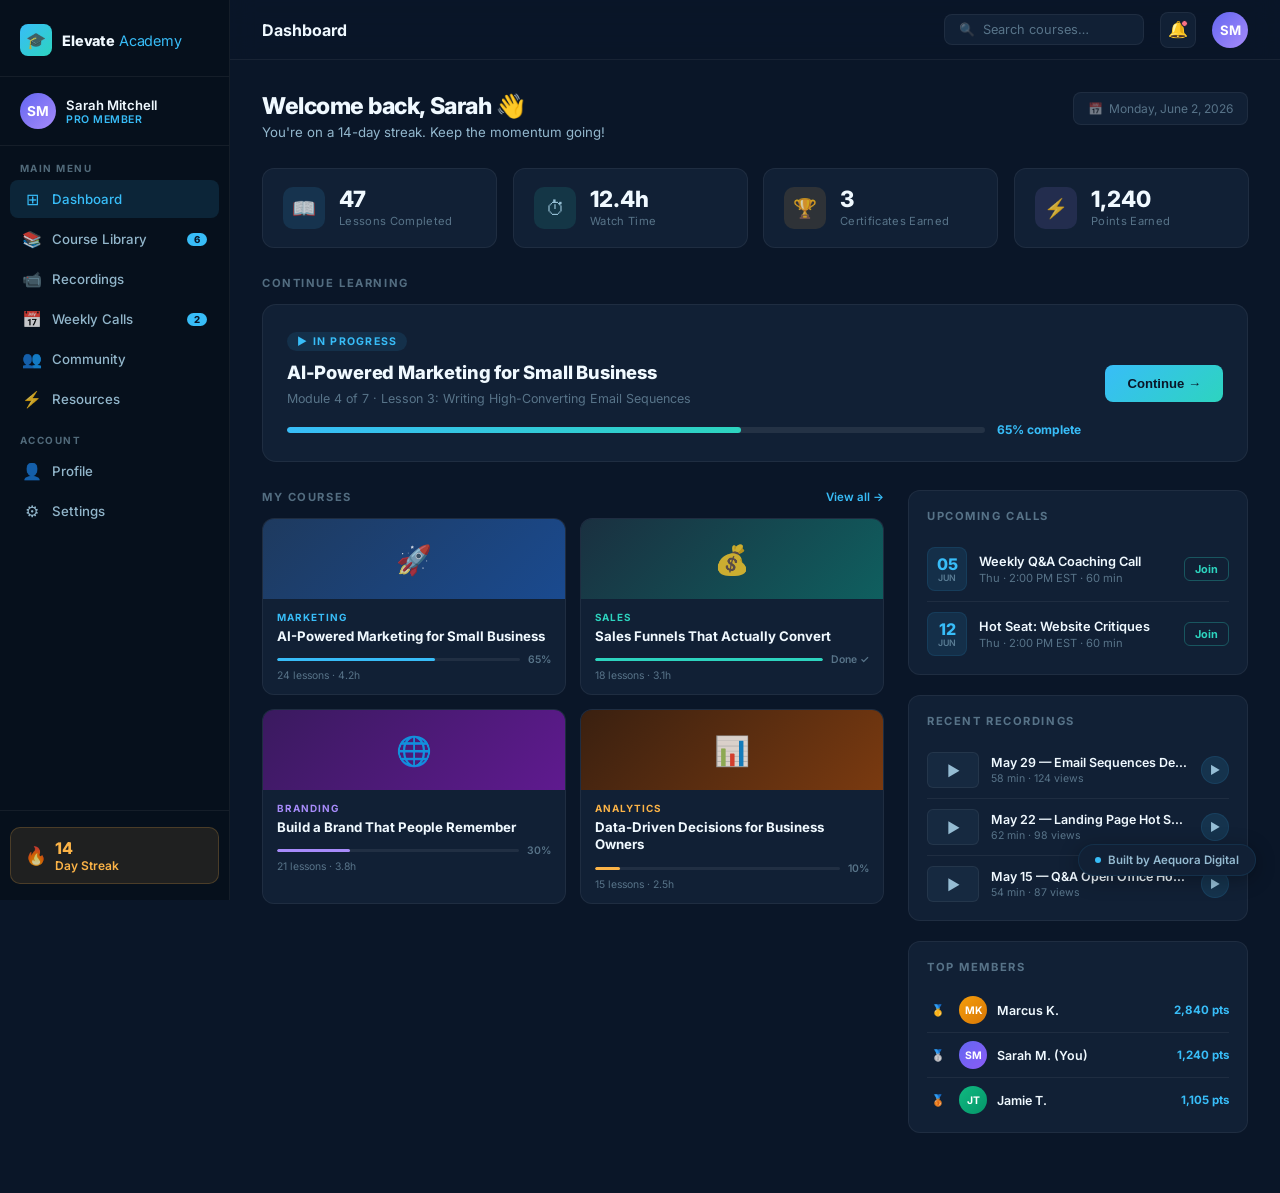
<file: demo-elevate.html>
<!DOCTYPE html>
<html lang="en">
<head>
  <meta charset="UTF-8" />
  <meta name="viewport" content="width=device-width, initial-scale=1.0" />
  <title>Elevate Academy — Member Portal</title>
  <meta name="description" content="Sample membership portal demo built by Aequora Digital to showcase custom web application development for coaching businesses and online communities." />
  <meta name="robots" content="noindex, follow" />
  <link rel="preconnect" href="https://fonts.googleapis.com" />
  <link rel="preconnect" href="https://fonts.gstatic.com" crossorigin />
  <link href="https://fonts.googleapis.com/css2?family=Inter:wght@300;400;500;600;700;800&display=swap" rel="stylesheet" />
  <style>
    :root {
      --bg:       #0A1628;
      --sidebar:  #06101C;
      --surface:  #112035;
      --surface-2:#162940;
      --accent:   #38BDF8;
      --accent-2: #2DD4BF;
      --purple:   #A78BFA;
      --amber:    #FBB347;
      --green:    #34D399;
      --rose:     #FB7185;
      --border:   rgba(56,189,248,0.1);
      --border-s: rgba(255,255,255,0.06);
      --text-h:   #F0F9FF;
      --text-b:   rgba(186,230,253,0.78);
      --text-m:   rgba(186,230,253,0.42);
      --sidebar-w: 230px;
    }
    *,*::before,*::after{box-sizing:border-box;margin:0;padding:0}
    html{height:100%}
    body{font-family:'Inter',sans-serif;background:var(--bg);color:var(--text-b);min-height:100vh;display:flex;-webkit-font-smoothing:antialiased}

    /* ── SIDEBAR ── */
    .sidebar{
      width:var(--sidebar-w);flex-shrink:0;
      background:var(--sidebar);
      border-right:1px solid var(--border-s);
      display:flex;flex-direction:column;
      position:fixed;top:0;left:0;bottom:0;
      z-index:50;overflow-y:auto;
    }
    .sb-logo{
      display:flex;align-items:center;gap:10px;
      padding:24px 20px 20px;
      border-bottom:1px solid var(--border-s);
    }
    .sb-logo-icon{
      width:32px;height:32px;border-radius:8px;
      background:linear-gradient(135deg,var(--accent),var(--accent-2));
      display:flex;align-items:center;justify-content:center;
      font-size:1rem;flex-shrink:0;
    }
    .sb-logo-text{font-size:0.9rem;font-weight:800;color:var(--text-h);letter-spacing:-0.01em}
    .sb-logo-text span{color:var(--accent);font-weight:400}

    .sb-user{
      display:flex;align-items:center;gap:10px;
      padding:16px 20px;border-bottom:1px solid var(--border-s);
    }
    .sb-avatar{
      width:36px;height:36px;border-radius:50%;
      background:linear-gradient(135deg,#6366F1,var(--purple));
      display:flex;align-items:center;justify-content:center;
      font-size:0.85rem;font-weight:700;color:#fff;flex-shrink:0;
    }
    .sb-user-info{overflow:hidden}
    .sb-user-name{font-size:0.82rem;font-weight:600;color:var(--text-h);white-space:nowrap;overflow:hidden;text-overflow:ellipsis}
    .sb-user-plan{font-size:0.66rem;color:var(--accent);letter-spacing:0.05em;text-transform:uppercase;font-weight:600}

    .sb-section-label{
      font-size:0.62rem;font-weight:700;letter-spacing:0.15em;
      text-transform:uppercase;color:var(--text-m);
      padding:16px 20px 6px;
    }
    .sb-nav{display:flex;flex-direction:column;gap:2px;padding:0 10px}
    .sb-item{
      display:flex;align-items:center;gap:10px;
      padding:9px 12px;border-radius:8px;
      font-size:0.83rem;font-weight:500;color:var(--text-b);
      text-decoration:none;cursor:pointer;
      transition:background 0.15s,color 0.15s;
    }
    .sb-item:hover{background:rgba(56,189,248,0.08);color:var(--text-h)}
    .sb-item.active{background:rgba(56,189,248,0.12);color:var(--accent)}
    .sb-item-icon{font-size:1rem;width:20px;text-align:center;flex-shrink:0}
    .sb-badge{
      margin-left:auto;background:var(--accent);color:var(--bg);
      font-size:0.6rem;font-weight:800;border-radius:100px;
      padding:1px 7px;min-width:18px;text-align:center;
    }
    .sb-bottom{margin-top:auto;padding:16px 10px;border-top:1px solid var(--border-s)}
    .sb-streak{
      display:flex;align-items:center;gap:8px;
      background:rgba(251,179,71,0.1);border:1px solid rgba(251,179,71,0.2);
      border-radius:10px;padding:10px 14px;
    }
    .sb-streak-icon{font-size:1.1rem}
    .sb-streak-text{font-size:0.75rem;color:var(--amber);font-weight:600}
    .sb-streak-days{font-size:1rem;font-weight:800;color:var(--amber)}

    /* ── MAIN ── */
    .main{margin-left:var(--sidebar-w);flex:1;display:flex;flex-direction:column;min-height:100vh}

    /* Top bar */
    .topbar{
      position:sticky;top:0;z-index:40;
      display:flex;align-items:center;gap:16px;
      padding:0 32px;height:60px;
      background:rgba(10,22,40,0.85);backdrop-filter:blur(12px);
      border-bottom:1px solid var(--border-s);
    }
    .topbar-title{font-size:1rem;font-weight:700;color:var(--text-h);flex:1}
    .topbar-search{
      display:flex;align-items:center;gap:8px;
      background:var(--surface);border:1px solid var(--border-s);
      border-radius:8px;padding:7px 14px;
      font-size:0.8rem;color:var(--text-m);
      width:200px;
    }
    .topbar-notif{
      width:36px;height:36px;border-radius:8px;
      background:var(--surface);border:1px solid var(--border-s);
      display:flex;align-items:center;justify-content:center;
      font-size:1rem;cursor:pointer;position:relative;
    }
    .notif-dot{
      position:absolute;top:7px;right:7px;
      width:7px;height:7px;border-radius:50%;
      background:var(--rose);border:1.5px solid var(--bg);
    }
    .topbar-avatar{
      width:36px;height:36px;border-radius:50%;
      background:linear-gradient(135deg,#6366F1,var(--purple));
      display:flex;align-items:center;justify-content:center;
      font-size:0.82rem;font-weight:700;color:#fff;cursor:pointer;
    }

    /* Content */
    .content{padding:32px;flex:1}

    .welcome-row{
      display:flex;align-items:flex-start;justify-content:space-between;
      margin-bottom:28px;gap:16px;
    }
    .welcome-text h1{
      font-size:1.45rem;font-weight:800;color:var(--text-h);
      letter-spacing:-0.02em;margin-bottom:4px;
    }
    .welcome-text p{font-size:0.83rem;color:var(--text-b)}
    .welcome-date{
      font-size:0.75rem;color:var(--text-m);
      background:var(--surface);border:1px solid var(--border-s);
      border-radius:8px;padding:8px 14px;white-space:nowrap;
    }

    /* Stats strip */
    .stats-row{
      display:grid;grid-template-columns:repeat(4,1fr);gap:16px;
      margin-bottom:28px;
    }
    .stat-card{
      background:var(--surface);border:1px solid var(--border-s);
      border-radius:12px;padding:18px 20px;
      display:flex;align-items:center;gap:14px;
    }
    .stat-icon{
      width:42px;height:42px;border-radius:10px;
      display:flex;align-items:center;justify-content:center;
      font-size:1.2rem;flex-shrink:0;
    }
    .stat-icon.blue{background:rgba(56,189,248,0.12)}
    .stat-icon.teal{background:rgba(45,212,191,0.12)}
    .stat-icon.amber{background:rgba(251,179,71,0.12)}
    .stat-icon.purple{background:rgba(167,139,250,0.12)}
    .stat-info{}
    .stat-val{font-size:1.4rem;font-weight:800;color:var(--text-h);line-height:1;margin-bottom:3px}
    .stat-lbl{font-size:0.7rem;color:var(--text-m);letter-spacing:0.03em}

    /* Section headers */
    .section-title{
      font-size:0.7rem;font-weight:700;letter-spacing:0.14em;
      text-transform:uppercase;color:var(--text-m);
      margin-bottom:14px;display:flex;align-items:center;gap:10px;
    }
    .section-title a{
      margin-left:auto;font-size:0.72rem;font-weight:600;
      color:var(--accent);text-decoration:none;text-transform:none;letter-spacing:0;
    }

    /* Continue learning */
    .continue-card{
      background:var(--surface);border:1px solid var(--border-s);
      border-radius:14px;padding:24px;
      display:grid;grid-template-columns:1fr auto;gap:24px;
      align-items:center;margin-bottom:28px;
      position:relative;overflow:hidden;
    }
    .continue-card::before{
      content:"";position:absolute;top:0;right:0;
      width:300px;height:100%;
      background:radial-gradient(ellipse at right center,rgba(56,189,248,0.07) 0%,transparent 60%);
      pointer-events:none;
    }
    .continue-tag{
      display:inline-flex;align-items:center;gap:6px;
      font-size:0.66rem;font-weight:700;letter-spacing:0.12em;
      text-transform:uppercase;color:var(--accent);
      background:rgba(56,189,248,0.1);border-radius:100px;
      padding:3px 10px;margin-bottom:10px;
    }
    .continue-title{
      font-size:1.15rem;font-weight:800;color:var(--text-h);
      margin-bottom:8px;letter-spacing:-0.01em;
    }
    .continue-meta{
      font-size:0.78rem;color:var(--text-m);margin-bottom:16px;
    }
    .progress-row{display:flex;align-items:center;gap:12px}
    .progress-bar{
      flex:1;height:6px;background:rgba(255,255,255,0.08);
      border-radius:3px;overflow:hidden;
    }
    .progress-fill{
      height:100%;
      background:linear-gradient(90deg,var(--accent),var(--accent-2));
      border-radius:3px;transition:width 0.6s;
    }
    .progress-pct{font-size:0.75rem;font-weight:700;color:var(--accent);white-space:nowrap}
    .continue-btn{
      display:inline-flex;align-items:center;gap:8px;
      padding:11px 22px;border-radius:8px;
      background:linear-gradient(135deg,var(--accent),var(--accent-2));
      color:var(--bg);font-size:0.82rem;font-weight:700;
      text-decoration:none;white-space:nowrap;cursor:pointer;
      border:none;
      transition:opacity 0.2s,transform 0.2s;
    }
    .continue-btn:hover{opacity:0.88;transform:translateY(-1px)}

    /* Two-col layout */
    .two-col{display:grid;grid-template-columns:1fr 340px;gap:24px;margin-bottom:28px}

    /* Courses grid */
    .courses-grid{display:grid;grid-template-columns:repeat(2,1fr);gap:14px}
    .course-card{
      background:var(--surface);border:1px solid var(--border-s);
      border-radius:12px;overflow:hidden;cursor:pointer;
      transition:border-color 0.2s,transform 0.25s;
    }
    .course-card:hover{border-color:var(--border);transform:translateY(-2px)}
    .course-thumb{
      height:80px;display:flex;align-items:center;justify-content:center;
      font-size:1.8rem;
    }
    .course-thumb.t1{background:linear-gradient(135deg,#1E3A5F,#1A4A8F)}
    .course-thumb.t2{background:linear-gradient(135deg,#1A3040,#0F5F5F)}
    .course-thumb.t3{background:linear-gradient(135deg,#3A1A5F,#5F1A8F)}
    .course-thumb.t4{background:linear-gradient(135deg,#3A2010,#7A3A10)}
    .course-body{padding:12px 14px}
    .course-label{
      font-size:0.62rem;font-weight:700;letter-spacing:0.1em;
      text-transform:uppercase;margin-bottom:5px;
    }
    .course-label.blue{color:var(--accent)}
    .course-label.teal{color:var(--accent-2)}
    .course-label.purple{color:var(--purple)}
    .course-label.amber{color:var(--amber)}
    .course-name{font-size:0.83rem;font-weight:700;color:var(--text-h);margin-bottom:8px;line-height:1.3}
    .course-progress{display:flex;align-items:center;gap:8px}
    .course-bar{flex:1;height:3px;background:rgba(255,255,255,0.07);border-radius:2px;overflow:hidden}
    .course-fill{height:100%;border-radius:2px}
    .course-fill.blue{background:var(--accent)}
    .course-fill.teal{background:var(--accent-2)}
    .course-fill.purple{background:var(--purple)}
    .course-fill.amber{background:var(--amber)}
    .course-pct{font-size:0.65rem;color:var(--text-m);font-weight:600;white-space:nowrap}
    .course-lessons{font-size:0.65rem;color:var(--text-m);margin-top:3px}

    /* Right panel */
    .right-panel{display:flex;flex-direction:column;gap:20px}
    .panel-card{
      background:var(--surface);border:1px solid var(--border-s);
      border-radius:12px;padding:18px;
    }

    /* Upcoming calls */
    .call-item{
      display:flex;align-items:center;gap:12px;
      padding:10px 0;border-bottom:1px solid var(--border-s);
    }
    .call-item:last-child{border-bottom:none;padding-bottom:0}
    .call-date{
      width:40px;height:44px;border-radius:8px;
      background:rgba(56,189,248,0.1);border:1px solid var(--border);
      display:flex;flex-direction:column;align-items:center;justify-content:center;
      flex-shrink:0;
    }
    .call-date-day{font-size:1rem;font-weight:800;color:var(--accent);line-height:1}
    .call-date-mon{font-size:0.55rem;font-weight:600;text-transform:uppercase;color:var(--text-m)}
    .call-info{flex:1;overflow:hidden}
    .call-name{font-size:0.8rem;font-weight:600;color:var(--text-h);margin-bottom:2px;
      white-space:nowrap;overflow:hidden;text-overflow:ellipsis}
    .call-time{font-size:0.7rem;color:var(--text-m)}
    .call-join{
      font-size:0.68rem;font-weight:700;color:var(--accent-2);
      border:1px solid rgba(45,212,191,0.3);border-radius:6px;
      padding:4px 10px;text-decoration:none;white-space:nowrap;
      transition:background 0.15s;
    }
    .call-join:hover{background:rgba(45,212,191,0.1)}

    /* Recordings */
    .rec-item{
      display:flex;align-items:center;gap:12px;
      padding:10px 0;border-bottom:1px solid var(--border-s);
    }
    .rec-item:last-child{border-bottom:none;padding-bottom:0}
    .rec-thumb{
      width:52px;height:36px;border-radius:6px;
      background:var(--surface-2);
      display:flex;align-items:center;justify-content:center;
      flex-shrink:0;font-size:0.9rem;
      border:1px solid var(--border-s);
    }
    .rec-info{flex:1;overflow:hidden}
    .rec-name{font-size:0.78rem;font-weight:600;color:var(--text-h);margin-bottom:2px;
      white-space:nowrap;overflow:hidden;text-overflow:ellipsis}
    .rec-meta{font-size:0.66rem;color:var(--text-m)}
    .rec-play{
      width:28px;height:28px;border-radius:50%;
      background:rgba(56,189,248,0.12);border:1px solid var(--border);
      display:flex;align-items:center;justify-content:center;
      font-size:0.7rem;cursor:pointer;flex-shrink:0;
      transition:background 0.15s;
    }
    .rec-play:hover{background:rgba(56,189,248,0.22)}

    /* Leaderboard */
    .lb-item{
      display:flex;align-items:center;gap:10px;
      padding:8px 0;border-bottom:1px solid var(--border-s);
    }
    .lb-item:last-child{border-bottom:none;padding-bottom:0}
    .lb-rank{
      width:22px;font-size:0.7rem;font-weight:700;
      color:var(--text-m);text-align:center;flex-shrink:0;
    }
    .lb-rank.gold{color:#F59E0B}
    .lb-rank.silver{color:#94A3B8}
    .lb-rank.bronze{color:#B87333}
    .lb-avatar{
      width:28px;height:28px;border-radius:50%;
      display:flex;align-items:center;justify-content:center;
      font-size:0.65rem;font-weight:700;color:#fff;flex-shrink:0;
    }
    .lb-name{flex:1;font-size:0.78rem;font-weight:600;color:var(--text-h)}
    .lb-pts{font-size:0.72rem;font-weight:700;color:var(--accent)}

    /* Back link */
    .back-link{
      position:fixed;bottom:24px;right:24px;z-index:100;
      display:flex;align-items:center;gap:7px;
      background:var(--surface);border:1px solid var(--border);
      border-radius:100px;padding:8px 16px;
      font-size:0.72rem;font-weight:600;color:var(--text-b);
      text-decoration:none;
      box-shadow:0 4px 20px rgba(0,0,0,0.3);
      transition:border-color 0.2s,color 0.2s;
    }
    .back-link:hover{border-color:var(--accent);color:var(--accent)}
    .back-link-dot{
      width:6px;height:6px;border-radius:50%;
      background:var(--accent);
    }

    @media(max-width:900px){
      .sidebar{transform:translateX(-100%);transition:transform 0.32s cubic-bezier(0.22,1,0.36,1);z-index:70}
      .sidebar.open{transform:translateX(0);box-shadow:0 0 60px rgba(0,0,0,0.5)}
      .sidebar-toggle{display:flex}
      .main{margin-left:0}
      .stats-row{grid-template-columns:repeat(2,1fr)}
      .two-col{grid-template-columns:1fr}
      .right-panel{display:none}
      .topbar-search{display:none}
    }

    /* ── FOCUS STATES ── */
    a:focus-visible, button:focus-visible, .sb-item:focus-visible, .course-card:focus-visible{
      outline:2px solid var(--accent);outline-offset:2px;border-radius:6px;
    }

    /* ── MOBILE SIDEBAR TOGGLE + BACKDROP ── */
    .sidebar-toggle{
      display:none;width:36px;height:36px;border-radius:8px;flex-shrink:0;
      background:var(--surface);border:1px solid var(--border-s);color:var(--text-h);
      align-items:center;justify-content:center;font-size:1rem;cursor:pointer;
    }
    .sidebar-backdrop{
      display:none;position:fixed;inset:0;background:rgba(6,16,28,0.6);z-index:60;
      opacity:0;transition:opacity 0.28s ease;
    }
    .sidebar-backdrop.open{display:block;opacity:1}

    /* ── SCROLL REVEAL ── */
    [data-reveal]{
      opacity:0;transform:translateY(24px);
      transition:opacity 0.6s cubic-bezier(0.22,1,0.36,1),transform 0.6s cubic-bezier(0.22,1,0.36,1);
      will-change:opacity,transform;
    }
    [data-reveal].visible{opacity:1;transform:none}
    [data-delay="1"].visible{transition-delay:0.06s}
    [data-delay="2"].visible{transition-delay:0.12s}
    [data-delay="3"].visible{transition-delay:0.18s}
    [data-delay="4"].visible{transition-delay:0.24s}

    /* ── POINTER CARD GLOW ── */
    .stat-card,.course-card,.panel-card,.continue-card{position:relative;overflow:hidden}
    .stat-card::before,.course-card::before,.panel-card::before,.continue-card::before{
      content:"";position:absolute;inset:0;z-index:0;opacity:0;pointer-events:none;
      background:radial-gradient(220px circle at var(--mx,50%) var(--my,50%),rgba(56,189,248,0.14),transparent 70%);
      transition:opacity 0.35s ease;
    }
    .stat-card:hover::before,.course-card:hover::before,.panel-card:hover::before,.continue-card:hover::before{opacity:1}
    .stat-card > *,.course-card > *,.panel-card > *{position:relative;z-index:1}
    .course-card{cursor:pointer}

    /* ── FUNCTIONAL SEARCH INPUT ── */
    .topbar-search input{
      background:none;border:none;outline:none;color:var(--text-h);
      font-family:inherit;font-size:0.8rem;width:100%;
    }
    .topbar-search input::placeholder{color:var(--text-m)}
    .course-card.filtered-out{display:none}
    .courses-empty{
      display:none;font-size:0.8rem;color:var(--text-m);
      padding:24px;text-align:center;border:1px dashed var(--border-s);border-radius:12px;
    }
    .courses-empty.show{display:block}

    /* ── NOTIFICATION PANEL ── */
    .topbar-notif-wrap{position:relative}
    .notif-panel{
      position:absolute;top:calc(100% + 12px);right:0;width:270px;
      background:var(--surface);border:1px solid var(--border-s);border-radius:12px;
      padding:14px;box-shadow:0 16px 40px rgba(0,0,0,0.45);
      opacity:0;visibility:hidden;transform:translateY(-8px);
      transition:opacity 0.22s ease,transform 0.22s ease,visibility 0.22s ease;
      z-index:80;
    }
    .notif-panel.open{opacity:1;visibility:visible;transform:none}
    .notif-panel-title{font-size:0.72rem;font-weight:700;letter-spacing:0.08em;text-transform:uppercase;color:var(--text-m);margin-bottom:10px}
    .notif-item{display:flex;gap:10px;padding:9px 0;border-bottom:1px solid var(--border-s);font-size:0.76rem;color:var(--text-b);line-height:1.5}
    .notif-item:last-child{border-bottom:none;padding-bottom:0}
    .notif-item-icon{flex-shrink:0}

    /* ── COURSE DETAIL SLIDE-OVER ── */
    .course-detail-overlay{
      position:fixed;inset:0;background:rgba(6,16,28,0.62);z-index:90;
      opacity:0;visibility:hidden;transition:opacity 0.3s ease,visibility 0.3s ease;
      display:flex;justify-content:flex-end;
    }
    .course-detail-overlay.open{opacity:1;visibility:visible}
    .course-detail-panel{
      width:100%;max-width:380px;height:100%;background:var(--surface);
      border-left:1px solid var(--border-s);padding:32px 28px;overflow-y:auto;
      position:relative;transform:translateX(100%);
      transition:transform 0.35s cubic-bezier(0.22,1,0.36,1);
    }
    .course-detail-overlay.open .course-detail-panel{transform:translateX(0)}
    .course-detail-close{
      position:absolute;top:20px;right:20px;width:32px;height:32px;border-radius:50%;
      background:var(--surface-2);color:var(--text-h);border:1px solid var(--border-s);
      display:flex;align-items:center;justify-content:center;font-size:0.85rem;
    }
    .course-detail-thumb{
      width:100%;height:130px;border-radius:12px;display:flex;align-items:center;justify-content:center;
      font-size:2.6rem;margin-bottom:22px;
    }
    .course-detail-label{font-size:0.68rem;font-weight:700;letter-spacing:0.1em;text-transform:uppercase;display:block;margin-bottom:8px}
    .course-detail-label.blue{color:var(--accent)}
    .course-detail-label.teal{color:var(--accent-2)}
    .course-detail-label.purple{color:var(--purple)}
    .course-detail-label.amber{color:var(--amber)}
    .course-detail-panel h3{font-size:1.25rem;font-weight:800;color:var(--text-h);line-height:1.35;margin-bottom:18px}
    .course-detail-progress{display:flex;align-items:center;gap:10px;margin-bottom:10px}
    .course-detail-progress .course-bar{height:5px}
    .course-detail-lessons{font-size:0.78rem;color:var(--text-m);margin-bottom:26px}
    .course-detail-panel .continue-btn{width:100%;justify-content:center}

    @media(prefers-reduced-motion:reduce){
      [data-reveal]{opacity:1!important;transform:none!important;transition:none!important}
    }
  </style>
</head>
<body>

  <!-- SIDEBAR -->
  <aside class="sidebar">
    <div class="sb-logo">
      <div class="sb-logo-icon">🎓</div>
      <div class="sb-logo-text">Elevate<span> Academy</span></div>
    </div>
    <div class="sb-user">
      <div class="sb-avatar">SM</div>
      <div class="sb-user-info">
        <div class="sb-user-name">Sarah Mitchell</div>
        <div class="sb-user-plan">Pro Member</div>
      </div>
    </div>

    <p class="sb-section-label">Main Menu</p>
    <nav class="sb-nav">
      <a class="sb-item active" href="#">
        <span class="sb-item-icon">⊞</span> Dashboard
      </a>
      <a class="sb-item" href="#">
        <span class="sb-item-icon">📚</span> Course Library
        <span class="sb-badge">6</span>
      </a>
      <a class="sb-item" href="#">
        <span class="sb-item-icon">📹</span> Recordings
      </a>
      <a class="sb-item" href="#">
        <span class="sb-item-icon">📅</span> Weekly Calls
        <span class="sb-badge">2</span>
      </a>
      <a class="sb-item" href="#">
        <span class="sb-item-icon">👥</span> Community
      </a>
      <a class="sb-item" href="#">
        <span class="sb-item-icon">⚡</span> Resources
      </a>
    </nav>

    <p class="sb-section-label">Account</p>
    <nav class="sb-nav">
      <a class="sb-item" href="#">
        <span class="sb-item-icon">👤</span> Profile
      </a>
      <a class="sb-item" href="#">
        <span class="sb-item-icon">⚙</span> Settings
      </a>
    </nav>

    <div class="sb-bottom">
      <div class="sb-streak">
        <span class="sb-streak-icon">🔥</span>
        <div>
          <div class="sb-streak-days">14</div>
          <div class="sb-streak-text">Day Streak</div>
        </div>
      </div>
    </div>
  </aside>

  <div class="sidebar-backdrop" id="sidebarBackdrop"></div>

  <!-- MAIN -->
  <main class="main">

    <div class="topbar">
      <button class="sidebar-toggle" id="sidebarToggle" aria-label="Toggle menu" aria-expanded="false">☰</button>
      <div class="topbar-title">Dashboard</div>
      <label class="topbar-search" for="courseSearch">
        🔍
        <input type="text" id="courseSearch" placeholder="Search courses…" autocomplete="off" />
      </label>
      <div class="topbar-notif-wrap">
        <button class="topbar-notif" id="notifBtn" aria-label="Notifications" aria-expanded="false">🔔<div class="notif-dot"></div></button>
        <div class="notif-panel" id="notifPanel">
          <div class="notif-panel-title">Notifications</div>
          <div class="notif-item"><span class="notif-item-icon">🎉</span><span>Certificate unlocked for <strong>Sales Funnels That Actually Convert</strong></span></div>
          <div class="notif-item"><span class="notif-item-icon">📅</span><span>Weekly Q&amp;A Coaching Call starts in 2 hours</span></div>
          <div class="notif-item"><span class="notif-item-icon">💬</span><span>Marcus K. replied to you in Community</span></div>
        </div>
      </div>
      <div class="topbar-avatar">SM</div>
    </div>

    <div class="content">

      <!-- Welcome row -->
      <div class="welcome-row">
        <div class="welcome-text">
          <h1>Welcome back, Sarah 👋</h1>
          <p>You're on a 14-day streak. Keep the momentum going!</p>
        </div>
        <div class="welcome-date">📅 &nbsp;Monday, June 2, 2026</div>
      </div>

      <!-- Stats -->
      <div class="stats-row">
        <div class="stat-card" data-reveal data-delay="1">
          <div class="stat-icon blue">📖</div>
          <div class="stat-info">
            <div class="stat-val">47</div>
            <div class="stat-lbl">Lessons Completed</div>
          </div>
        </div>
        <div class="stat-card" data-reveal data-delay="2">
          <div class="stat-icon teal">⏱</div>
          <div class="stat-info">
            <div class="stat-val">12.4h</div>
            <div class="stat-lbl">Watch Time</div>
          </div>
        </div>
        <div class="stat-card" data-reveal data-delay="3">
          <div class="stat-icon amber">🏆</div>
          <div class="stat-info">
            <div class="stat-val">3</div>
            <div class="stat-lbl">Certificates Earned</div>
          </div>
        </div>
        <div class="stat-card" data-reveal data-delay="4">
          <div class="stat-icon purple">⚡</div>
          <div class="stat-info">
            <div class="stat-val">1,240</div>
            <div class="stat-lbl">Points Earned</div>
          </div>
        </div>
      </div>

      <!-- Continue Learning -->
      <p class="section-title">Continue Learning</p>
      <div class="continue-card" data-reveal>
        <div>
          <div class="continue-tag">▶ In Progress</div>
          <div class="continue-title">AI-Powered Marketing for Small Business</div>
          <div class="continue-meta">Module 4 of 7 · Lesson 3: Writing High-Converting Email Sequences</div>
          <div class="progress-row">
            <div class="progress-bar">
              <div class="progress-fill" style="width:65%"></div>
            </div>
            <span class="progress-pct">65% complete</span>
          </div>
        </div>
        <button class="continue-btn">Continue &rarr;</button>
      </div>

      <!-- Two-col -->
      <div class="two-col">

        <!-- Courses grid -->
        <div>
          <p class="section-title">My Courses <a>View all →</a></p>
          <div class="courses-grid">
            <div class="course-card" data-reveal data-delay="1" tabindex="0" role="button"
              data-name="AI-Powered Marketing for Small Business" data-category="Marketing" data-color="blue"
              data-thumb="t1" data-icon="🚀" data-progress="65" data-lessons="24 lessons · 4.2h">
              <div class="course-thumb t1">🚀</div>
              <div class="course-body">
                <div class="course-label blue">Marketing</div>
                <div class="course-name">AI-Powered Marketing for Small Business</div>
                <div class="course-progress">
                  <div class="course-bar"><div class="course-fill blue" style="width:65%"></div></div>
                  <span class="course-pct">65%</span>
                </div>
                <div class="course-lessons">24 lessons · 4.2h</div>
              </div>
            </div>
            <div class="course-card" data-reveal data-delay="2" tabindex="0" role="button"
              data-name="Sales Funnels That Actually Convert" data-category="Sales" data-color="teal"
              data-thumb="t2" data-icon="💰" data-progress="100" data-lessons="18 lessons · 3.1h">
              <div class="course-thumb t2">💰</div>
              <div class="course-body">
                <div class="course-label teal">Sales</div>
                <div class="course-name">Sales Funnels That Actually Convert</div>
                <div class="course-progress">
                  <div class="course-bar"><div class="course-fill teal" style="width:100%"></div></div>
                  <span class="course-pct">Done ✓</span>
                </div>
                <div class="course-lessons">18 lessons · 3.1h</div>
              </div>
            </div>
            <div class="course-card" data-reveal data-delay="3" tabindex="0" role="button"
              data-name="Build a Brand That People Remember" data-category="Branding" data-color="purple"
              data-thumb="t3" data-icon="🌐" data-progress="30" data-lessons="21 lessons · 3.8h">
              <div class="course-thumb t3">🌐</div>
              <div class="course-body">
                <div class="course-label purple">Branding</div>
                <div class="course-name">Build a Brand That People Remember</div>
                <div class="course-progress">
                  <div class="course-bar"><div class="course-fill purple" style="width:30%"></div></div>
                  <span class="course-pct">30%</span>
                </div>
                <div class="course-lessons">21 lessons · 3.8h</div>
              </div>
            </div>
            <div class="course-card" data-reveal data-delay="4" tabindex="0" role="button"
              data-name="Data-Driven Decisions for Business Owners" data-category="Analytics" data-color="amber"
              data-thumb="t4" data-icon="📊" data-progress="10" data-lessons="15 lessons · 2.5h">
              <div class="course-thumb t4">📊</div>
              <div class="course-body">
                <div class="course-label amber">Analytics</div>
                <div class="course-name">Data-Driven Decisions for Business Owners</div>
                <div class="course-progress">
                  <div class="course-bar"><div class="course-fill amber" style="width:10%"></div></div>
                  <span class="course-pct">10%</span>
                </div>
                <div class="course-lessons">15 lessons · 2.5h</div>
              </div>
            </div>
          </div>
          <p class="courses-empty" id="coursesEmpty">No courses match your search.</p>
        </div>

        <!-- Right panel -->
        <div class="right-panel">

          <!-- Upcoming calls -->
          <div class="panel-card" data-reveal data-delay="1">
            <p class="section-title">Upcoming Calls</p>
            <div class="call-item">
              <div class="call-date">
                <div class="call-date-day">05</div>
                <div class="call-date-mon">Jun</div>
              </div>
              <div class="call-info">
                <div class="call-name">Weekly Q&amp;A Coaching Call</div>
                <div class="call-time">Thu · 2:00 PM EST · 60 min</div>
              </div>
              <a class="call-join">Join</a>
            </div>
            <div class="call-item">
              <div class="call-date">
                <div class="call-date-day">12</div>
                <div class="call-date-mon">Jun</div>
              </div>
              <div class="call-info">
                <div class="call-name">Hot Seat: Website Critiques</div>
                <div class="call-time">Thu · 2:00 PM EST · 60 min</div>
              </div>
              <a class="call-join">Join</a>
            </div>
          </div>

          <!-- Recent recordings -->
          <div class="panel-card" data-reveal data-delay="2">
            <p class="section-title">Recent Recordings</p>
            <div class="rec-item">
              <div class="rec-thumb">▶</div>
              <div class="rec-info">
                <div class="rec-name">May 29 — Email Sequences Deep Dive</div>
                <div class="rec-meta">58 min · 124 views</div>
              </div>
              <div class="rec-play">▶</div>
            </div>
            <div class="rec-item">
              <div class="rec-thumb">▶</div>
              <div class="rec-info">
                <div class="rec-name">May 22 — Landing Page Hot Seats</div>
                <div class="rec-meta">62 min · 98 views</div>
              </div>
              <div class="rec-play">▶</div>
            </div>
            <div class="rec-item">
              <div class="rec-thumb">▶</div>
              <div class="rec-info">
                <div class="rec-name">May 15 — Q&amp;A Open Office Hours</div>
                <div class="rec-meta">54 min · 87 views</div>
              </div>
              <div class="rec-play">▶</div>
            </div>
          </div>

          <!-- Leaderboard -->
          <div class="panel-card" data-reveal data-delay="3">
            <p class="section-title">Top Members</p>
            <div class="lb-item">
              <div class="lb-rank gold">🥇</div>
              <div class="lb-avatar" style="background:linear-gradient(135deg,#F59E0B,#D97706)">MK</div>
              <div class="lb-name">Marcus K.</div>
              <div class="lb-pts">2,840 pts</div>
            </div>
            <div class="lb-item">
              <div class="lb-rank silver">🥈</div>
              <div class="lb-avatar" style="background:linear-gradient(135deg,#6366F1,#8B5CF6)">SM</div>
              <div class="lb-name">Sarah M. (You)</div>
              <div class="lb-pts">1,240 pts</div>
            </div>
            <div class="lb-item">
              <div class="lb-rank bronze">🥉</div>
              <div class="lb-avatar" style="background:linear-gradient(135deg,#10B981,#059669)">JT</div>
              <div class="lb-name">Jamie T.</div>
              <div class="lb-pts">1,105 pts</div>
            </div>
          </div>

        </div>
      </div>

    </div>
  </main>

  <!-- Back link -->
  <a href="main.html#portfolio" class="back-link">
    <span class="back-link-dot"></span>
    Built by Aequora Digital
  </a>

  <!-- Course detail slide-over -->
  <div class="course-detail-overlay" id="courseDetailOverlay">
    <div class="course-detail-panel">
      <button class="course-detail-close" id="courseDetailClose" aria-label="Close">✕</button>
      <div class="course-detail-thumb" id="cdThumb"></div>
      <span class="course-detail-label" id="cdLabel"></span>
      <h3 id="cdName"></h3>
      <div class="course-detail-progress">
        <div class="course-bar"><div class="course-fill" id="cdFill"></div></div>
        <span id="cdPct" class="course-pct"></span>
      </div>
      <p class="course-detail-lessons" id="cdLessons"></p>
      <button class="continue-btn">Continue Course →</button>
    </div>
  </div>

  <script>
    /* Mobile sidebar drawer */
    (function () {
      const toggle   = document.getElementById('sidebarToggle');
      const sidebar  = document.querySelector('.sidebar');
      const backdrop = document.getElementById('sidebarBackdrop');
      if (!toggle || !sidebar || !backdrop) return;
      function openDrawer() {
        sidebar.classList.add('open');
        backdrop.classList.add('open');
        toggle.setAttribute('aria-expanded', 'true');
        document.body.style.overflow = 'hidden';
      }
      function closeDrawer() {
        sidebar.classList.remove('open');
        backdrop.classList.remove('open');
        toggle.setAttribute('aria-expanded', 'false');
        document.body.style.overflow = '';
      }
      toggle.addEventListener('click', () => {
        sidebar.classList.contains('open') ? closeDrawer() : openDrawer();
      });
      backdrop.addEventListener('click', closeDrawer);
      sidebar.querySelectorAll('.sb-item').forEach(a => a.addEventListener('click', closeDrawer));
    })();

    /* Sidebar nav active state (demo has one page, so this is visual-only) */
    (function () {
      const items = document.querySelectorAll('.sb-item');
      items.forEach(item => {
        item.addEventListener('click', e => {
          e.preventDefault();
          items.forEach(i => i.classList.remove('active'));
          item.classList.add('active');
        });
      });
    })();

    /* Scroll reveal */
    (function () {
      const els = document.querySelectorAll('[data-reveal]');
      if (!els.length) return;
      const io = new IntersectionObserver(entries => {
        entries.forEach(e => {
          if (e.isIntersecting) { e.target.classList.add('visible'); io.unobserve(e.target); }
        });
      }, { rootMargin: '0px 0px -56px 0px', threshold: 0.08 });
      els.forEach(el => io.observe(el));
    })();

    /* Pointer-tracked card glow */
    (function () {
      if (window.matchMedia('(prefers-reduced-motion: reduce)').matches) return;
      document.querySelectorAll('.stat-card, .course-card, .panel-card, .continue-card').forEach(el => {
        el.addEventListener('pointermove', e => {
          const r = el.getBoundingClientRect();
          el.style.setProperty('--mx', ((e.clientX - r.left) / r.width * 100) + '%');
          el.style.setProperty('--my', ((e.clientY - r.top) / r.height * 100) + '%');
        });
      });
    })();

    /* Course search filter */
    (function () {
      const input = document.getElementById('courseSearch');
      const empty = document.getElementById('coursesEmpty');
      const cards = document.querySelectorAll('.course-card');
      if (!input) return;
      input.addEventListener('input', () => {
        const q = input.value.trim().toLowerCase();
        let visible = 0;
        cards.forEach(card => {
          const match = card.dataset.name.toLowerCase().includes(q);
          card.classList.toggle('filtered-out', !match);
          if (match) visible++;
        });
        empty.classList.toggle('show', visible === 0);
      });
    })();

    /* Notifications dropdown */
    (function () {
      const btn   = document.getElementById('notifBtn');
      const panel = document.getElementById('notifPanel');
      if (!btn || !panel) return;
      btn.addEventListener('click', e => {
        e.stopPropagation();
        const open = panel.classList.toggle('open');
        btn.setAttribute('aria-expanded', String(open));
      });
      document.addEventListener('click', e => {
        if (!panel.contains(e.target) && e.target !== btn) {
          panel.classList.remove('open');
          btn.setAttribute('aria-expanded', 'false');
        }
      });
      document.addEventListener('keydown', e => {
        if (e.key === 'Escape') { panel.classList.remove('open'); btn.setAttribute('aria-expanded', 'false'); }
      });
    })();

    /* Course detail slide-over */
    (function () {
      const overlay  = document.getElementById('courseDetailOverlay');
      const closeBtn = document.getElementById('courseDetailClose');
      const thumbEl  = document.getElementById('cdThumb');
      const labelEl  = document.getElementById('cdLabel');
      const nameEl   = document.getElementById('cdName');
      const fillEl   = document.getElementById('cdFill');
      const pctEl    = document.getElementById('cdPct');
      const lessonsEl = document.getElementById('cdLessons');
      if (!overlay) return;

      function open(card) {
        const progress = card.dataset.progress;
        const color    = card.dataset.color;
        nameEl.textContent = card.dataset.name;
        labelEl.textContent = card.dataset.category;
        labelEl.className = 'course-detail-label ' + color;
        thumbEl.textContent = card.dataset.icon;
        thumbEl.className = 'course-detail-thumb ' + card.dataset.thumb;
        fillEl.style.width = progress + '%';
        fillEl.className = 'course-fill ' + color;
        pctEl.textContent = progress === '100' ? 'Done ✓' : progress + '% complete';
        lessonsEl.textContent = card.dataset.lessons;
        overlay.classList.add('open');
        document.body.style.overflow = 'hidden';
      }
      function close() {
        overlay.classList.remove('open');
        document.body.style.overflow = '';
      }
      document.querySelectorAll('.course-card').forEach(card => {
        card.addEventListener('click', () => open(card));
        card.addEventListener('keydown', e => {
          if (e.key === 'Enter' || e.key === ' ') { e.preventDefault(); open(card); }
        });
      });
      closeBtn.addEventListener('click', close);
      overlay.addEventListener('click', e => { if (e.target === overlay) close(); });
      document.addEventListener('keydown', e => {
        if (e.key === 'Escape' && overlay.classList.contains('open')) close();
      });
    })();
  </script>

</body>
</html>
</file>
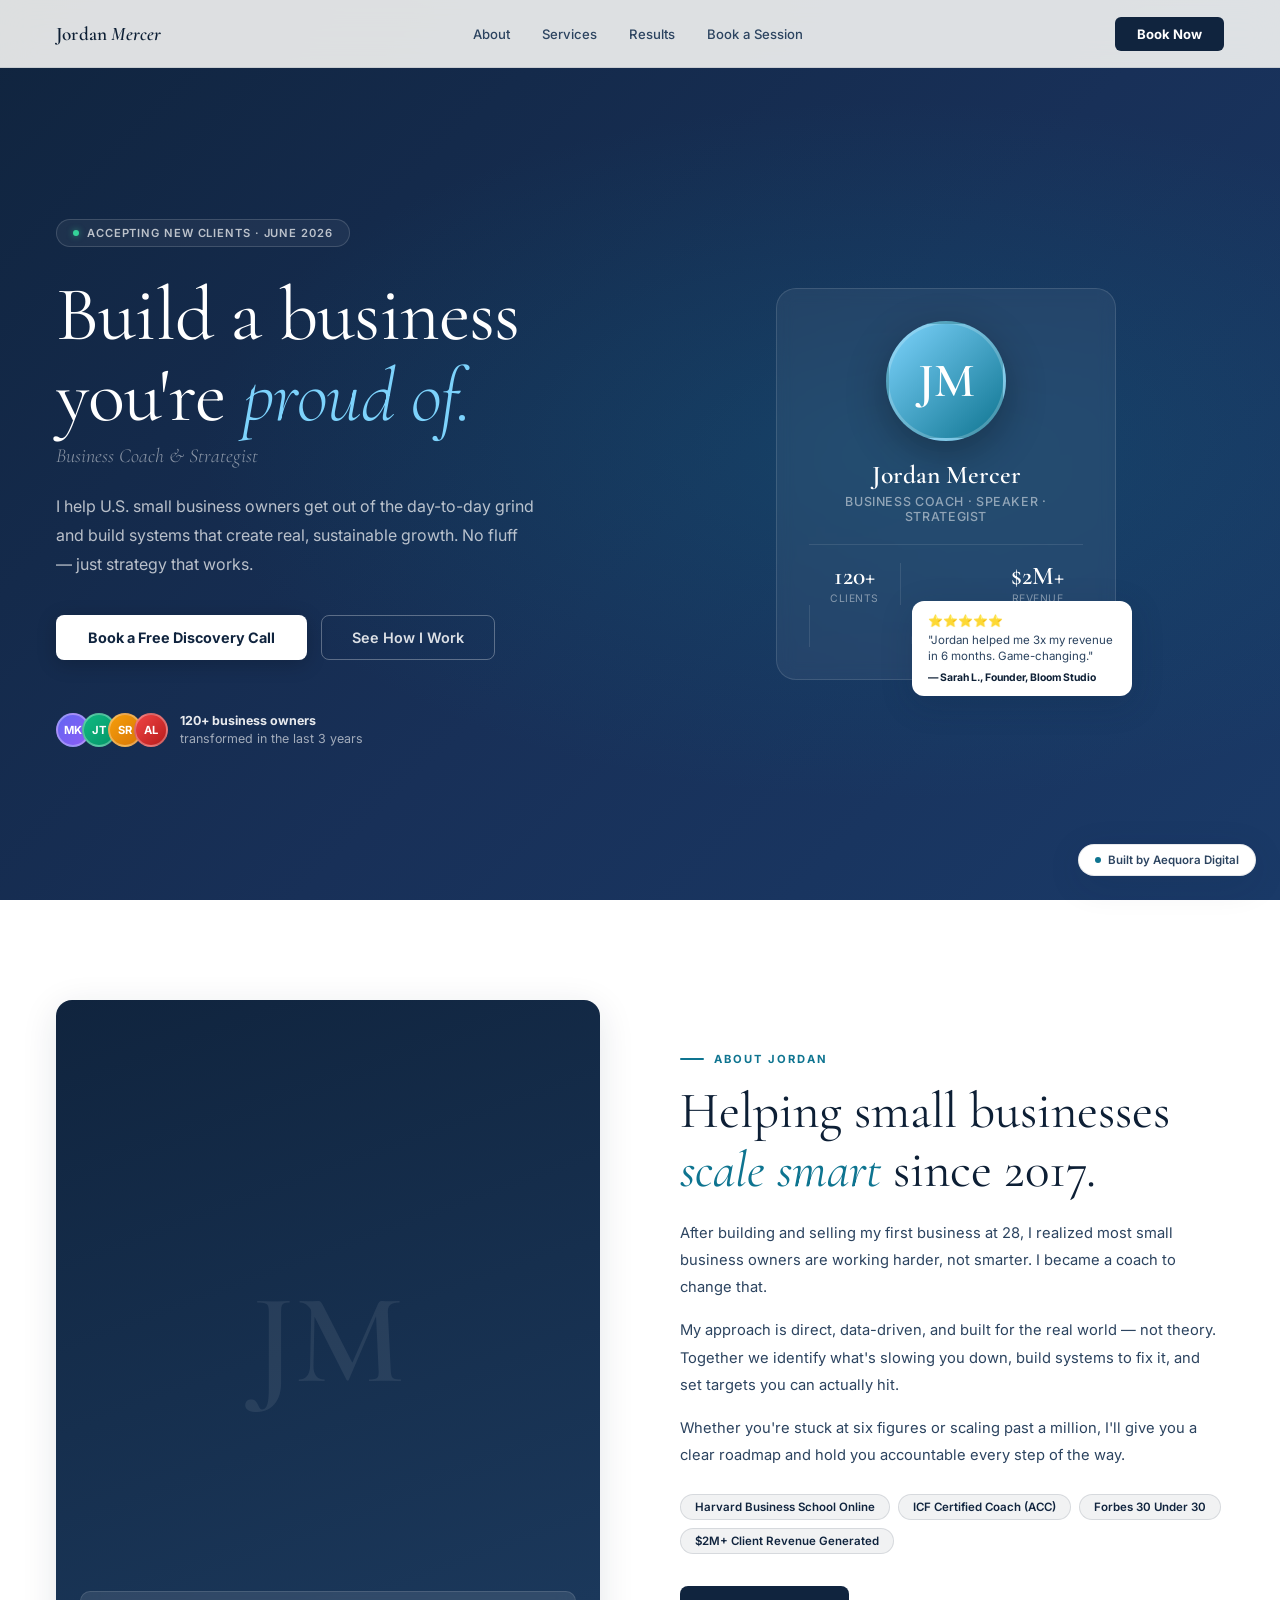
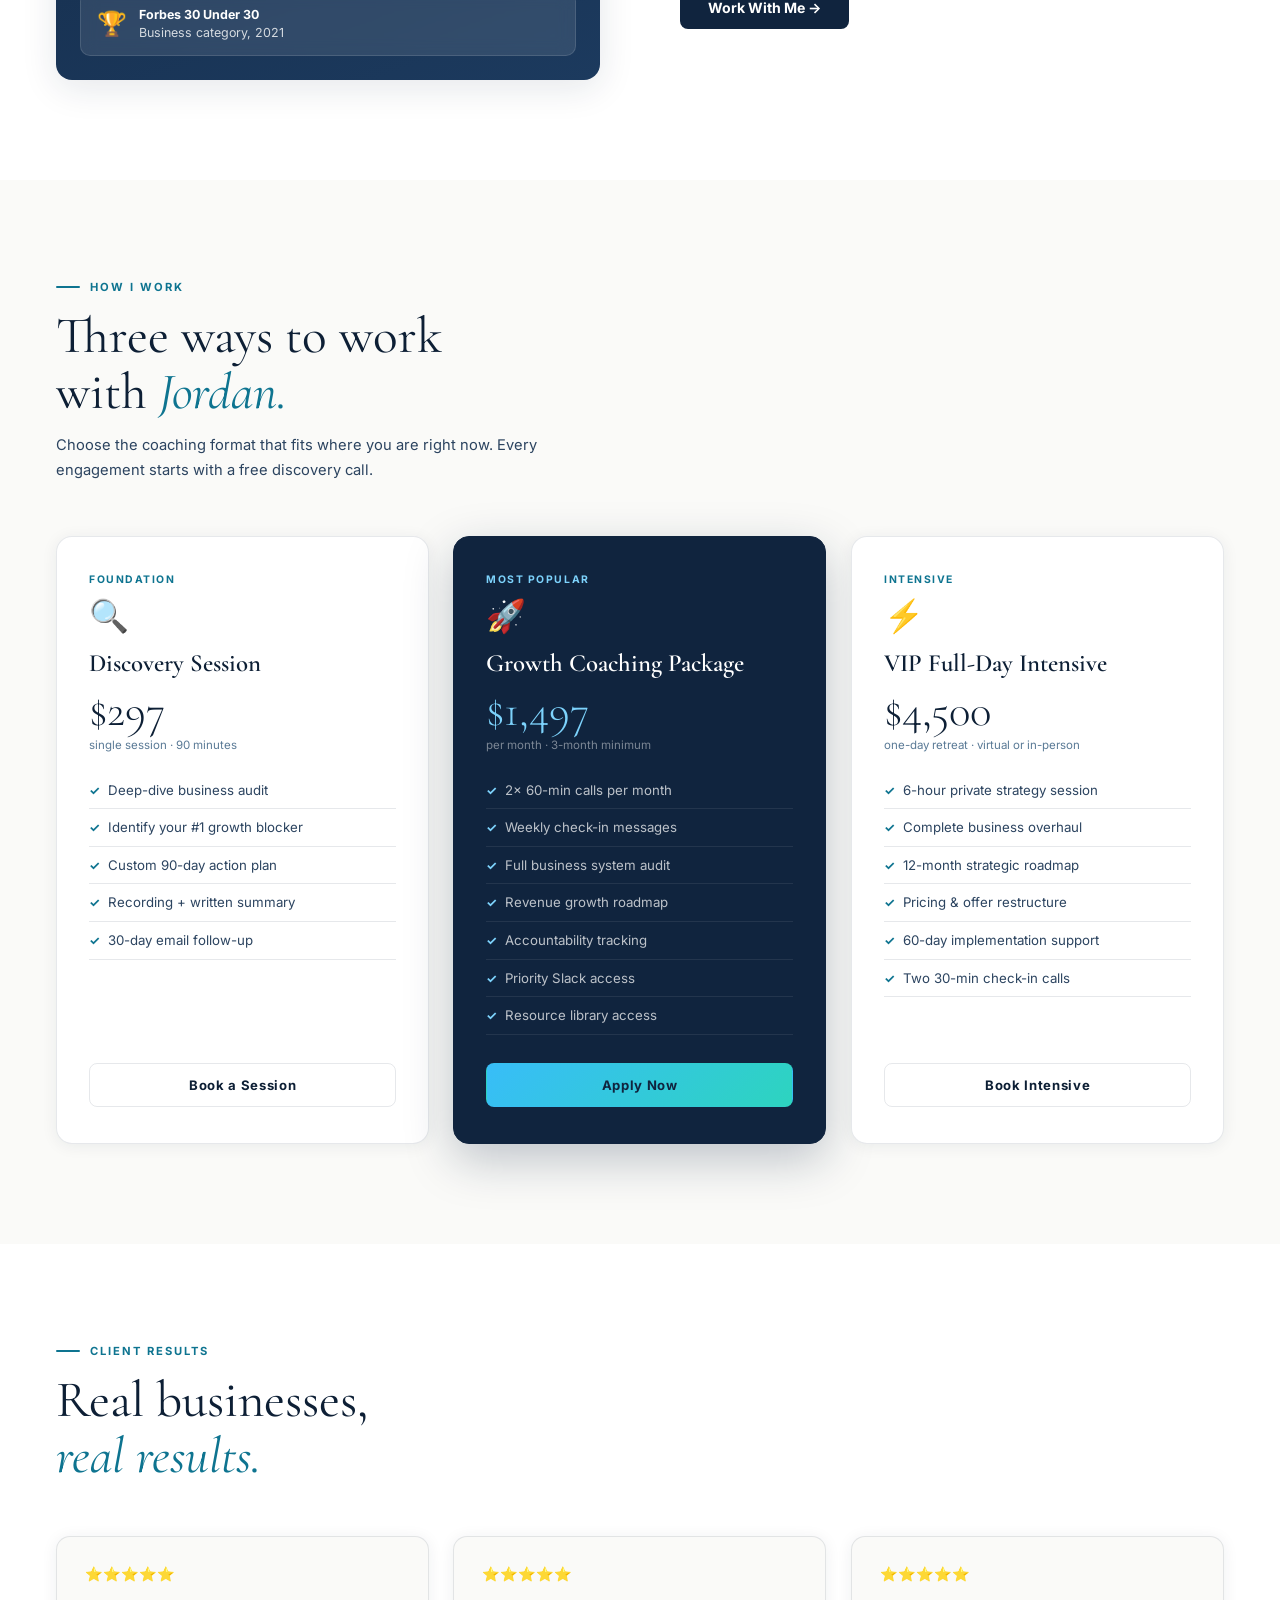
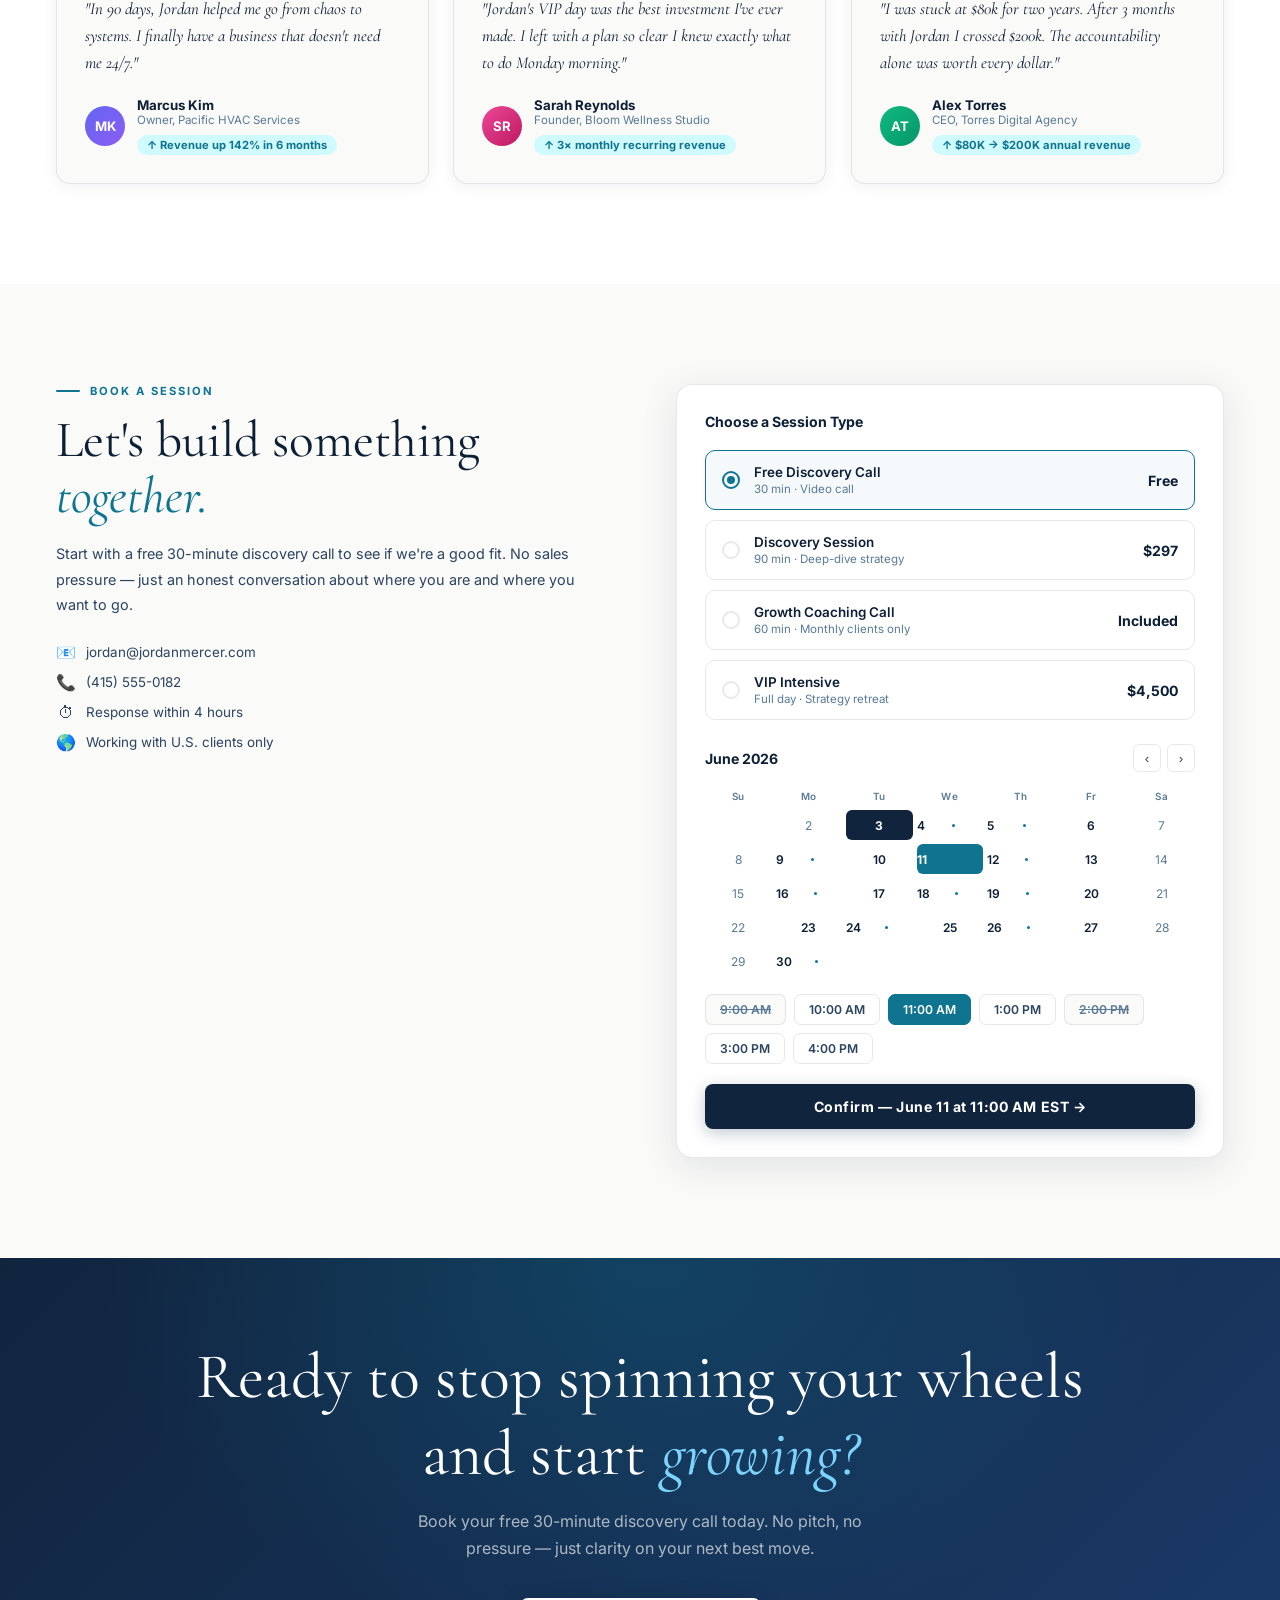
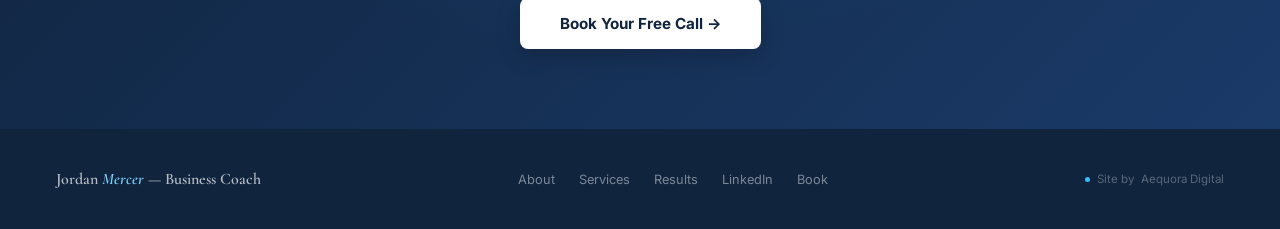
<file: demo-jordan.html>
<!DOCTYPE html>
<html lang="en">
<head>
  <meta charset="UTF-8" />
  <meta name="viewport" content="width=device-width, initial-scale=1.0" />
  <title>Jordan Mercer — Business Coach</title>
  <meta name="description" content="Sample business website demo built by Aequora Digital to showcase custom website development for coaches and small businesses." />
  <meta name="robots" content="noindex, follow" />
  <link rel="preconnect" href="https://fonts.googleapis.com" />
  <link rel="preconnect" href="https://fonts.gstatic.com" crossorigin />
  <link href="https://fonts.googleapis.com/css2?family=Cormorant+Garamond:ital,wght@0,300;0,400;0,600;0,700;1,400;1,600&family=Inter:wght@300;400;500;600;700;800&display=swap" rel="stylesheet" />
  <style>
    :root{
      --bg:     #FAFAF8;
      --navy:   #10243E;
      --navy-2: #1C3A5E;
      --amber:  #D97706;
      --amber-l:#FEF3C7;
      --teal:   #0E7490;
      --teal-l: #CFFAFE;
      --text-h: #0D1F35;
      --text-b: #2C4460;
      --text-m: #5A7A96;
      --border: rgba(16,36,62,0.1);
      --surface:#FFFFFF;
      --shadow: 0 2px 16px rgba(16,36,62,0.07);
      --shadow-md:0 8px 36px rgba(16,36,62,0.11);
      --serif: 'Cormorant Garamond', Georgia, serif;
      --sans:  'Inter', sans-serif;
    }
    *,*::before,*::after{box-sizing:border-box;margin:0;padding:0}
    html{scroll-behavior:smooth}
    body{font-family:var(--sans);background:var(--bg);color:var(--text-b);-webkit-font-smoothing:antialiased}
    img{max-width:100%;display:block}
    a{color:inherit;text-decoration:none}
    ul{list-style:none}

    /* ── NAV ── */
    .nav{
      position:fixed;top:0;left:0;right:0;z-index:100;
      display:flex;align-items:center;justify-content:space-between;
      padding:0 56px;height:68px;
      background:rgba(250,250,248,0.88);backdrop-filter:blur(16px);
      border-bottom:1px solid var(--border);
      transition:box-shadow 0.3s;
    }
    .nav.scrolled{box-shadow:0 2px 20px rgba(16,36,62,0.08)}
    .nav-brand{
      font-family:var(--serif);font-size:1.2rem;font-weight:600;
      color:var(--text-h);letter-spacing:0.01em;
    }
    .nav-brand span{font-style:italic;color:var(--teal)}
    .nav-links{display:flex;gap:32px;align-items:center}
    .nav-links a{
      font-size:0.82rem;font-weight:500;color:var(--text-b);
      transition:color 0.2s;
    }
    .nav-links a:hover{color:var(--text-h)}
    .nav-cta{
      padding:9px 22px;background:var(--navy);color:#fff;
      font-size:0.82rem;font-weight:700;border-radius:6px;
      transition:background 0.2s,transform 0.15s;
    }
    .nav-cta:hover{background:var(--navy-2);transform:translateY(-1px)}

    /* ── HERO ── */
    .hero{
      min-height:100vh;
      background:linear-gradient(135deg,var(--navy) 0%,#183058 55%,#1A3A68 100%);
      display:grid;
      grid-template-columns:1fr 1fr;
      align-items:center;
      gap:56px;
      padding:0 56px;
      padding-top:68px;
      position:relative;
      overflow:hidden;
    }
    .hero::before{
      content:"";position:absolute;inset:0;
      background:radial-gradient(ellipse at 70% 50%,rgba(14,116,144,0.25) 0%,transparent 55%);
      pointer-events:none;
    }
    .hero-text{position:relative;z-index:1}
    .hero-badge{
      display:inline-flex;align-items:center;gap:8px;
      border:1px solid rgba(255,255,255,0.15);border-radius:100px;
      padding:6px 16px;font-size:0.7rem;font-weight:600;
      color:rgba(255,255,255,0.7);letter-spacing:0.08em;
      text-transform:uppercase;margin-bottom:28px;
      background:rgba(255,255,255,0.05);
    }
    .badge-dot-hero{
      width:6px;height:6px;border-radius:50%;
      background:#34D399;box-shadow:0 0 6px rgba(52,211,153,0.6);
      flex-shrink:0;
    }
    .hero h1{
      font-family:var(--serif);
      font-size:clamp(3.5rem,6vw,6rem);
      font-weight:400;line-height:1.05;
      color:#fff;margin-bottom:8px;
      letter-spacing:-0.01em;
    }
    .hero h1 em{font-style:italic;color:#7DD3FC;font-weight:300}
    .hero-role{
      font-family:var(--serif);font-size:1.25rem;font-weight:300;
      color:rgba(255,255,255,0.5);margin-bottom:24px;
      font-style:italic;
    }
    .hero-desc{
      font-size:1rem;color:rgba(255,255,255,0.7);
      max-width:480px;line-height:1.8;margin-bottom:36px;
    }
    .hero-actions{display:flex;gap:14px;flex-wrap:wrap;margin-bottom:52px}
    .btn-white{
      padding:14px 32px;background:#fff;color:var(--navy);
      font-size:0.9rem;font-weight:700;border-radius:8px;
      transition:transform 0.2s,box-shadow 0.2s;
      box-shadow:0 4px 20px rgba(0,0,0,0.2);
    }
    .btn-white:hover{transform:translateY(-2px);box-shadow:0 8px 32px rgba(0,0,0,0.25)}
    .btn-outline-white{
      padding:13px 30px;border:1.5px solid rgba(255,255,255,0.3);
      color:rgba(255,255,255,0.85);font-size:0.9rem;font-weight:600;
      border-radius:8px;transition:border-color 0.2s,background 0.2s;
    }
    .btn-outline-white:hover{border-color:rgba(255,255,255,0.6);background:rgba(255,255,255,0.05)}

    .hero-social-proof{
      display:flex;align-items:center;gap:12px;
    }
    .avatars-stack{display:flex}
    .av{
      width:34px;height:34px;border-radius:50%;border:2px solid rgba(255,255,255,0.3);
      display:flex;align-items:center;justify-content:center;
      font-size:0.7rem;font-weight:700;color:#fff;
      margin-left:-8px;flex-shrink:0;
    }
    .av:first-child{margin-left:0}
    .hero-proof-text{font-size:0.78rem;color:rgba(255,255,255,0.6);line-height:1.5}
    .hero-proof-text strong{color:rgba(255,255,255,0.9);font-weight:700}

    /* Hero right — profile card */
    .hero-right{position:relative;z-index:1;display:flex;justify-content:center}
    .profile-card{
      background:rgba(255,255,255,0.06);
      border:1px solid rgba(255,255,255,0.12);
      border-radius:20px;padding:32px;
      backdrop-filter:blur(8px);
      max-width:340px;width:100%;
    }
    .profile-photo{
      width:120px;height:120px;border-radius:50%;
      background:linear-gradient(135deg,#7DD3FC,var(--teal));
      display:flex;align-items:center;justify-content:center;
      font-family:var(--serif);font-size:3rem;font-weight:600;
      color:#fff;margin:0 auto 18px;
      border:3px solid rgba(255,255,255,0.2);
      box-shadow:0 12px 40px rgba(0,0,0,0.3);
    }
    .profile-name{
      font-family:var(--serif);font-size:1.6rem;font-weight:600;
      color:#fff;text-align:center;margin-bottom:4px;
    }
    .profile-title{
      font-size:0.78rem;font-weight:500;color:rgba(255,255,255,0.5);
      text-align:center;margin-bottom:20px;letter-spacing:0.05em;
      text-transform:uppercase;
    }
    .profile-stats{
      display:grid;grid-template-columns:repeat(3,1fr);
      gap:0;border-top:1px solid rgba(255,255,255,0.1);
      padding-top:18px;
    }
    .ps-item{text-align:center}
    .ps-num{
      font-family:var(--serif);font-size:1.6rem;font-weight:600;
      color:#fff;line-height:1;
    }
    .ps-lbl{font-size:0.65rem;color:rgba(255,255,255,0.45);letter-spacing:0.05em;text-transform:uppercase;margin-top:3px}
    .ps-divider{width:1px;background:rgba(255,255,255,0.1)}

    .floating-review{
      position:absolute;bottom:-16px;right:-16px;
      background:#fff;border-radius:12px;padding:12px 16px;
      box-shadow:0 8px 32px rgba(16,36,62,0.18);
      max-width:220px;
    }
    .fr-stars{font-size:0.75rem;margin-bottom:4px}
    .fr-text{font-size:0.72rem;color:var(--text-b);line-height:1.4;margin-bottom:6px}
    .fr-author{font-size:0.65rem;font-weight:700;color:var(--text-h)}

    /* ── ABOUT ── */
    .about{
      padding:100px 56px;
      display:grid;grid-template-columns:1fr 1fr;gap:80px;
      align-items:center;background:var(--surface);
    }
    .about-img{
      width:100%;aspect-ratio:4/5;
      background:linear-gradient(160deg,var(--navy),var(--navy-2));
      border-radius:16px;position:relative;
      display:flex;align-items:center;justify-content:center;
      overflow:hidden;
      box-shadow:var(--shadow-md);
    }
    .about-img-inner{
      font-family:var(--serif);font-size:8rem;font-weight:600;
      color:rgba(255,255,255,0.08);
      user-select:none;
    }
    .about-img-badge{
      position:absolute;bottom:24px;left:24px;right:24px;
      background:rgba(255,255,255,0.1);backdrop-filter:blur(8px);
      border:1px solid rgba(255,255,255,0.12);border-radius:10px;
      padding:14px 16px;
      display:flex;align-items:center;gap:12px;
    }
    .aib-icon{font-size:1.5rem}
    .aib-text{font-size:0.78rem;color:rgba(255,255,255,0.8);line-height:1.4}
    .aib-text strong{color:#fff;display:block}

    .about-label{
      font-size:0.7rem;font-weight:700;letter-spacing:0.18em;
      text-transform:uppercase;color:var(--teal);
      display:flex;align-items:center;gap:10px;margin-bottom:16px;
    }
    .about-label::before{
      content:"";width:24px;height:2px;
      background:var(--teal);border-radius:2px;flex-shrink:0;
    }
    .about h2{
      font-family:var(--serif);font-size:clamp(2.2rem,4vw,3.5rem);
      font-weight:400;color:var(--text-h);line-height:1.15;
      margin-bottom:20px;
    }
    .about h2 em{font-style:italic;color:var(--teal)}
    .about p{font-size:0.92rem;line-height:1.85;color:var(--text-b);margin-bottom:16px}
    .creds{
      display:flex;flex-wrap:wrap;gap:8px;margin:24px 0 32px;
    }
    .cred-tag{
      font-size:0.72rem;font-weight:600;color:var(--navy);
      background:rgba(16,36,62,0.06);border:1px solid rgba(16,36,62,0.12);
      border-radius:100px;padding:5px 14px;
    }
    .btn-navy{
      display:inline-flex;align-items:center;gap:8px;
      padding:13px 28px;background:var(--navy);color:#fff;
      font-size:0.88rem;font-weight:700;border-radius:8px;
      transition:background 0.2s,transform 0.2s;
    }
    .btn-navy:hover{background:var(--navy-2);transform:translateY(-1px)}

    /* ── SERVICES ── */
    .services{padding:100px 56px;background:var(--bg)}
    .section-head{margin-bottom:52px}
    .sect-label{
      font-size:0.7rem;font-weight:700;letter-spacing:0.18em;
      text-transform:uppercase;color:var(--teal);
      display:flex;align-items:center;gap:10px;margin-bottom:14px;
    }
    .sect-label::before{content:"";width:24px;height:2px;background:var(--teal);border-radius:2px;flex-shrink:0}
    .section-head h2{
      font-family:var(--serif);font-size:clamp(2.2rem,4vw,3.8rem);
      font-weight:400;color:var(--text-h);line-height:1.1;
    }
    .section-head h2 em{font-style:italic;color:var(--teal)}
    .section-head p{font-size:0.92rem;color:var(--text-b);margin-top:12px;max-width:560px;line-height:1.75}

    .services-grid{
      display:grid;grid-template-columns:repeat(3,1fr);gap:24px;
    }
    .service-pkg{
      background:var(--surface);border:1px solid var(--border);
      border-radius:16px;padding:36px 32px;
      display:flex;flex-direction:column;
      box-shadow:var(--shadow);
      transition:transform 0.3s,box-shadow 0.3s,border-color 0.3s;
    }
    .service-pkg:hover{transform:translateY(-4px);box-shadow:var(--shadow-md);border-color:rgba(14,116,144,0.25)}
    .service-pkg.featured{
      background:var(--navy);border-color:var(--navy);
      box-shadow:0 16px 48px rgba(16,36,62,0.25);
    }
    .pkg-label{
      font-size:0.65rem;font-weight:700;letter-spacing:0.15em;
      text-transform:uppercase;color:var(--teal);margin-bottom:10px;
    }
    .service-pkg.featured .pkg-label{color:#7DD3FC}
    .pkg-icon{font-size:2rem;margin-bottom:14px}
    .pkg-name{
      font-family:var(--serif);font-size:1.55rem;font-weight:600;
      color:var(--text-h);margin-bottom:10px;line-height:1.2;
    }
    .service-pkg.featured .pkg-name{color:#fff}
    .pkg-price{
      font-family:var(--serif);font-size:2.8rem;font-weight:300;
      color:var(--text-h);line-height:1;margin-bottom:4px;
    }
    .service-pkg.featured .pkg-price{color:#7DD3FC}
    .pkg-price-note{font-size:0.72rem;color:var(--text-m);margin-bottom:20px}
    .service-pkg.featured .pkg-price-note{color:rgba(255,255,255,0.45)}
    .pkg-list{
      display:flex;flex-direction:column;gap:0;margin-bottom:28px;flex:1;
    }
    .pkg-list li{
      font-size:0.83rem;color:var(--text-b);
      padding:9px 0;border-bottom:1px solid var(--border);
      display:flex;align-items:flex-start;gap:8px;line-height:1.4;
    }
    .service-pkg.featured .pkg-list li{color:rgba(255,255,255,0.72);border-bottom-color:rgba(255,255,255,0.08)}
    .pkg-list li::before{content:"✓";color:var(--teal);font-weight:700;font-size:0.78rem;flex-shrink:0;margin-top:1px}
    .service-pkg.featured .pkg-list li::before{color:#7DD3FC}
    .pkg-btn{
      display:block;width:100%;padding:13px;text-align:center;
      font-size:0.82rem;font-weight:700;letter-spacing:0.05em;
      border-radius:8px;border:1.5px solid var(--border);color:var(--text-h);
      background:transparent;cursor:pointer;font-family:var(--sans);
      transition:background 0.2s,border-color 0.2s,color 0.2s;
    }
    .pkg-btn:hover{background:var(--navy);color:#fff;border-color:var(--navy)}
    .service-pkg.featured .pkg-btn{
      background:linear-gradient(135deg,#38BDF8,#2DD4BF);
      color:var(--navy);border-color:transparent;
    }
    .service-pkg.featured .pkg-btn:hover{opacity:0.9}

    /* ── TESTIMONIALS ── */
    .testimonials{padding:100px 56px;background:var(--surface)}
    .testi-grid{
      display:grid;grid-template-columns:repeat(3,1fr);gap:24px;
    }
    .testi-card{
      background:var(--bg);border:1px solid var(--border);
      border-radius:14px;padding:28px;
      box-shadow:var(--shadow);
      transition:transform 0.3s,box-shadow 0.3s;
    }
    .testi-card:hover{transform:translateY(-3px);box-shadow:var(--shadow-md)}
    .testi-stars{font-size:0.88rem;margin-bottom:14px}
    .testi-quote{
      font-family:var(--serif);font-size:1.05rem;font-weight:400;
      color:var(--text-h);line-height:1.6;font-style:italic;
      margin-bottom:20px;
    }
    .testi-author{display:flex;align-items:center;gap:12px}
    .testi-av{
      width:40px;height:40px;border-radius:50%;
      display:flex;align-items:center;justify-content:center;
      font-size:0.82rem;font-weight:700;color:#fff;flex-shrink:0;
    }
    .testi-name{font-size:0.83rem;font-weight:700;color:var(--text-h)}
    .testi-role{font-size:0.72rem;color:var(--text-m)}
    .testi-result{
      display:inline-block;margin-top:8px;
      font-size:0.7rem;font-weight:700;color:var(--teal);
      background:var(--teal-l);border-radius:100px;
      padding:3px 10px;
    }

    /* ── BOOKING ── */
    .booking{
      padding:100px 56px;background:var(--bg);
      display:grid;grid-template-columns:1fr 1fr;gap:72px;
      align-items:start;
    }
    .booking-left .sect-label{margin-bottom:14px}
    .booking-left h2{
      font-family:var(--serif);font-size:clamp(2.2rem,4vw,3.4rem);
      font-weight:400;color:var(--text-h);margin-bottom:16px;line-height:1.1;
    }
    .booking-left h2 em{font-style:italic;color:var(--teal)}
    .booking-left p{font-size:0.9rem;line-height:1.8;color:var(--text-b);margin-bottom:24px}
    .booking-contact{
      display:flex;flex-direction:column;gap:10px;
    }
    .bc-item{
      display:flex;align-items:center;gap:10px;
      font-size:0.84rem;color:var(--text-b);
    }
    .bc-icon{font-size:1rem;width:20px;text-align:center;flex-shrink:0}

    .booking-widget{
      background:var(--surface);border:1px solid var(--border);
      border-radius:16px;padding:28px;box-shadow:var(--shadow-md);
    }
    .bw-title{font-size:0.88rem;font-weight:700;color:var(--text-h);margin-bottom:20px}
    .session-types{display:flex;flex-direction:column;gap:10px;margin-bottom:24px}
    .session-type{
      display:flex;align-items:center;gap:14px;
      border:1.5px solid var(--border);border-radius:10px;
      padding:13px 16px;cursor:pointer;
      transition:border-color 0.2s,background 0.2s;
    }
    .session-type.selected{border-color:var(--teal);background:rgba(14,116,144,0.04)}
    .session-type:hover{border-color:rgba(14,116,144,0.4)}
    .st-radio{
      width:18px;height:18px;border-radius:50%;border:2px solid var(--border);
      flex-shrink:0;position:relative;
      transition:border-color 0.2s;
    }
    .session-type.selected .st-radio{border-color:var(--teal)}
    .session-type.selected .st-radio::after{
      content:"";position:absolute;inset:3px;
      border-radius:50%;background:var(--teal);
    }
    .st-info{flex:1}
    .st-name{font-size:0.84rem;font-weight:600;color:var(--text-h);margin-bottom:2px}
    .st-dur{font-size:0.72rem;color:var(--text-m)}
    .st-price{font-size:0.88rem;font-weight:700;color:var(--text-h);white-space:nowrap}

    .cal-header{
      display:flex;align-items:center;justify-content:space-between;
      margin-bottom:14px;
    }
    .cal-month{font-size:0.88rem;font-weight:700;color:var(--text-h)}
    .cal-nav{
      display:flex;gap:6px;
    }
    .cal-btn{
      width:28px;height:28px;border-radius:6px;
      border:1px solid var(--border);background:transparent;
      font-size:0.85rem;cursor:pointer;color:var(--text-b);
      display:flex;align-items:center;justify-content:center;
      transition:background 0.15s;
    }
    .cal-btn:hover{background:var(--bg)}
    .cal-grid{
      display:grid;grid-template-columns:repeat(7,1fr);
      gap:4px;margin-bottom:18px;
    }
    .cal-day-label{
      font-size:0.62rem;font-weight:600;text-align:center;
      color:var(--text-m);letter-spacing:0.05em;padding:4px 0;
    }
    .cal-day{
      height:30px;border-radius:6px;
      display:flex;align-items:center;justify-content:center;
      font-size:0.75rem;color:var(--text-b);cursor:pointer;
      transition:background 0.15s;
    }
    .cal-day:hover:not(.empty):not(.past){background:rgba(14,116,144,0.1);color:var(--text-h)}
    .cal-day.today{background:var(--navy);color:#fff;font-weight:700}
    .cal-day.selected{background:var(--teal);color:#fff;font-weight:700}
    .cal-day.available{color:var(--text-h);font-weight:600}
    .cal-day.past{color:var(--text-m);cursor:default}
    .cal-day.empty{cursor:default}
    .cal-day.has-dot::after{
      content:"";display:block;width:3px;height:3px;border-radius:50%;
      background:var(--teal);margin:1px auto 0;
    }

    .time-slots{display:flex;flex-wrap:wrap;gap:8px;margin-bottom:20px}
    .time-slot{
      padding:7px 14px;border:1.5px solid var(--border);
      border-radius:7px;font-size:0.76rem;font-weight:600;
      color:var(--text-b);cursor:pointer;
      transition:border-color 0.15s,background 0.15s,color 0.15s;
    }
    .time-slot:hover{border-color:var(--teal);color:var(--teal)}
    .time-slot.selected{background:var(--teal);border-color:var(--teal);color:#fff}
    .time-slot.booked{
      background:var(--bg);color:var(--text-m);
      cursor:not-allowed;text-decoration:line-through;
    }

    .book-btn{
      display:block;width:100%;padding:14px;
      background:var(--navy);color:#fff;
      font-size:0.88rem;font-weight:700;letter-spacing:0.04em;
      border-radius:8px;text-align:center;cursor:pointer;
      border:none;font-family:var(--sans);
      transition:background 0.2s,transform 0.15s;
      box-shadow:0 4px 16px rgba(16,36,62,0.25);
    }
    .book-btn:hover{background:var(--navy-2);transform:translateY(-1px)}

    /* ── CTA BANNER ── */
    .cta-banner{
      background:linear-gradient(135deg,var(--navy) 0%,#1A3A68 100%);
      padding:80px 56px;text-align:center;
      position:relative;overflow:hidden;
    }
    .cta-banner::before{
      content:"";position:absolute;inset:0;
      background:radial-gradient(ellipse at 50% 0%,rgba(14,116,144,0.3) 0%,transparent 60%);
    }
    .cta-banner h2{
      font-family:var(--serif);font-size:clamp(2.5rem,5vw,4.5rem);
      font-weight:400;color:#fff;margin-bottom:16px;
      position:relative;z-index:1;
    }
    .cta-banner h2 em{font-style:italic;color:#7DD3FC}
    .cta-banner p{
      font-size:1rem;color:rgba(255,255,255,0.65);
      max-width:480px;margin:0 auto 36px;line-height:1.7;
      position:relative;z-index:1;
    }
    .cta-banner-btn{
      position:relative;z-index:1;
      display:inline-flex;align-items:center;gap:8px;
      padding:16px 40px;background:#fff;color:var(--navy);
      font-size:0.95rem;font-weight:700;border-radius:8px;
      box-shadow:0 6px 24px rgba(0,0,0,0.2);
      transition:transform 0.2s,box-shadow 0.2s;
    }
    .cta-banner-btn:hover{transform:translateY(-2px);box-shadow:0 10px 36px rgba(0,0,0,0.25)}

    /* ── FOOTER ── */
    .footer{
      background:var(--navy);padding:40px 56px;
      display:flex;align-items:center;justify-content:space-between;
      flex-wrap:wrap;gap:16px;
    }
    .footer-brand{
      font-family:var(--serif);font-size:1rem;
      font-weight:600;color:rgba(255,255,255,0.7);
    }
    .footer-brand em{font-style:italic;color:#7DD3FC}
    .footer-links{display:flex;gap:24px}
    .footer-links a{font-size:0.8rem;color:rgba(255,255,255,0.45);transition:color 0.2s}
    .footer-links a:hover{color:rgba(255,255,255,0.8)}
    .footer-credit{
      display:flex;align-items:center;gap:7px;
      font-size:0.72rem;color:rgba(255,255,255,0.3);
    }
    .footer-credit a{color:rgba(255,255,255,0.5);transition:color 0.2s}
    .footer-credit a:hover{color:rgba(255,255,255,0.8)}
    .credit-dot{width:5px;height:5px;border-radius:50%;background:#38BDF8;flex-shrink:0}

    /* ── BACK LINK ── */
    .back-link{
      position:fixed;bottom:24px;right:24px;z-index:100;
      display:flex;align-items:center;gap:7px;
      background:#fff;border:1px solid var(--border);
      border-radius:100px;padding:8px 16px;
      font-size:0.72rem;font-weight:600;color:var(--text-b);
      box-shadow:var(--shadow-md);
      transition:border-color 0.2s,color 0.2s;
    }
    .back-link:hover{border-color:var(--teal);color:var(--teal)}
    .bl-dot{width:6px;height:6px;border-radius:50%;background:var(--teal);flex-shrink:0}

    /* ── FOCUS STATES ── */
    a:focus-visible, button:focus-visible{
      outline:2px solid var(--teal);outline-offset:2px;border-radius:4px;
    }

    /* ── MOBILE NAV TOGGLE ── */
    .nav-toggle{
      display:none;flex-direction:column;justify-content:space-between;
      width:22px;height:15px;background:none;border:none;padding:0;
      cursor:pointer;flex-shrink:0;
    }
    .nav-toggle span{
      display:block;width:100%;height:2px;background:var(--text-h);
      border-radius:2px;transition:transform 0.25s,opacity 0.25s;
    }
    .nav-toggle[aria-expanded="true"] span:nth-child(1){transform:translateY(6.5px) rotate(45deg)}
    .nav-toggle[aria-expanded="true"] span:nth-child(2){opacity:0}
    .nav-toggle[aria-expanded="true"] span:nth-child(3){transform:translateY(-6.5px) rotate(-45deg)}

    /* ── SCROLL REVEAL ── */
    [data-reveal]{
      opacity:0;transform:translateY(32px);
      transition:opacity 0.7s cubic-bezier(0.22,1,0.36,1),transform 0.7s cubic-bezier(0.22,1,0.36,1);
      will-change:opacity,transform;
    }
    [data-reveal].visible{opacity:1;transform:none}
    [data-delay="1"].visible{transition-delay:0.08s}
    [data-delay="2"].visible{transition-delay:0.16s}
    [data-delay="3"].visible{transition-delay:0.24s}

    /* ── POINTER CARD GLOW ── */
    .service-pkg,.testi-card{position:relative;overflow:hidden}
    .service-pkg::before,.testi-card::before{
      content:"";position:absolute;inset:0;z-index:0;opacity:0;pointer-events:none;
      background:radial-gradient(260px circle at var(--mx,50%) var(--my,50%),rgba(14,116,144,0.12),transparent 70%);
      transition:opacity 0.35s ease;
    }
    .service-pkg.featured::before{
      background:radial-gradient(260px circle at var(--mx,50%) var(--my,50%),rgba(125,211,252,0.18),transparent 70%);
    }
    .service-pkg:hover::before,.testi-card:hover::before{opacity:1}
    .service-pkg > *,.testi-card > *{position:relative;z-index:1}

    @media(prefers-reduced-motion:reduce){
      [data-reveal]{opacity:1!important;transform:none!important;transition:none!important}
    }

    @media(max-width:1024px){
      .hero,.about,.booking{grid-template-columns:1fr;gap:48px;padding:80px 32px}
      .services,.testimonials,.cta-banner{padding:80px 32px}
      .services-grid,.testi-grid{grid-template-columns:1fr}
      .hero-right,.about-img{display:none}
      .nav{padding:0 32px}
      .footer{padding:32px}
    }
    @media(max-width:640px){
      .hero,.about,.services,.testimonials,.booking,.cta-banner{padding:60px 20px}
      .nav{padding:0 20px}
      .nav-toggle{display:flex}
      .nav-links{
        display:none;position:fixed;top:68px;left:0;right:0;
        flex-direction:column;align-items:flex-start;gap:2px;
        background:rgba(250,250,248,0.98);backdrop-filter:blur(16px);
        border-bottom:1px solid var(--border);padding:18px 24px;
        box-shadow:0 12px 32px rgba(16,36,62,0.14);z-index:150;
      }
      .nav-links.nav-open{display:flex}
      .nav-links a{padding:11px 0;width:100%;font-size:0.92rem}
      .footer{padding:24px 20px;flex-direction:column;text-align:center}
      .footer-links{justify-content:center}
    }
  </style>
</head>
<body>

  <!-- NAV -->
  <nav class="nav" id="nav">
    <div class="nav-brand">Jordan <em>Mercer</em></div>
    <div class="nav-links">
      <a href="#about">About</a>
      <a href="#services">Services</a>
      <a href="#testimonials">Results</a>
      <a href="#booking">Book a Session</a>
    </div>
    <a href="#booking" class="nav-cta">Book Now</a>
    <button class="nav-toggle" id="navToggle" aria-label="Toggle menu" aria-expanded="false">
      <span></span><span></span><span></span>
    </button>
  </nav>

  <!-- HERO -->
  <section class="hero" id="top">
    <div class="hero-text">
      <div class="hero-badge">
        <span class="badge-dot-hero"></span>
        Accepting New Clients · June 2026
      </div>
      <h1>Build a business<br>you're <em>proud of.</em></h1>
      <div class="hero-role">Business Coach &amp; Strategist</div>
      <p class="hero-desc">
        I help U.S. small business owners get out of the day-to-day grind and build systems that create real, sustainable growth. No fluff — just strategy that works.
      </p>
      <div class="hero-actions">
        <a href="#booking" class="btn-white">Book a Free Discovery Call</a>
        <a href="#services" class="btn-outline-white">See How I Work</a>
      </div>
      <div class="hero-social-proof">
        <div class="avatars-stack">
          <div class="av" style="background:linear-gradient(135deg,#6366F1,#8B5CF6)">MK</div>
          <div class="av" style="background:linear-gradient(135deg,#10B981,#059669)">JT</div>
          <div class="av" style="background:linear-gradient(135deg,#F59E0B,#D97706)">SR</div>
          <div class="av" style="background:linear-gradient(135deg,#EF4444,#B91C1C)">AL</div>
        </div>
        <div class="hero-proof-text">
          <strong>120+ business owners</strong><br>transformed in the last 3 years
        </div>
      </div>
    </div>
    <div class="hero-right">
      <div style="position:relative">
        <div class="profile-card">
          <div class="profile-photo">JM</div>
          <div class="profile-name">Jordan Mercer</div>
          <div class="profile-title">Business Coach · Speaker · Strategist</div>
          <div class="profile-stats">
            <div class="ps-item">
              <div class="ps-num" data-count="120" data-suffix="+">0</div>
              <div class="ps-lbl">Clients</div>
            </div>
            <div class="ps-divider"></div>
            <div class="ps-item">
              <div class="ps-num" data-count="2" data-prefix="$" data-suffix="M+">$0</div>
              <div class="ps-lbl">Revenue</div>
            </div>
            <div class="ps-divider"></div>
            <div class="ps-item">
              <div class="ps-num" data-count="8" data-suffix="yr">0</div>
              <div class="ps-lbl">Experience</div>
            </div>
          </div>
        </div>
        <div class="floating-review">
          <div class="fr-stars">⭐⭐⭐⭐⭐</div>
          <div class="fr-text">"Jordan helped me 3x my revenue in 6 months. Game-changing."</div>
          <div class="fr-author">— Sarah L., Founder, Bloom Studio</div>
        </div>
      </div>
    </div>
  </section>

  <!-- ABOUT -->
  <section class="about" id="about">
    <div class="about-img" data-reveal>
      <div class="about-img-inner">JM</div>
      <div class="about-img-badge">
        <span class="aib-icon">🏆</span>
        <div class="aib-text">
          <strong>Forbes 30 Under 30</strong>
          Business category, 2021
        </div>
      </div>
    </div>
    <div data-reveal data-delay="1">
      <div class="about-label">About Jordan</div>
      <h2>Helping small businesses <em>scale smart</em> since 2017.</h2>
      <p>After building and selling my first business at 28, I realized most small business owners are working harder, not smarter. I became a coach to change that.</p>
      <p>My approach is direct, data-driven, and built for the real world — not theory. Together we identify what's slowing you down, build systems to fix it, and set targets you can actually hit.</p>
      <p>Whether you're stuck at six figures or scaling past a million, I'll give you a clear roadmap and hold you accountable every step of the way.</p>
      <div class="creds">
        <span class="cred-tag">Harvard Business School Online</span>
        <span class="cred-tag">ICF Certified Coach (ACC)</span>
        <span class="cred-tag">Forbes 30 Under 30</span>
        <span class="cred-tag">$2M+ Client Revenue Generated</span>
      </div>
      <a href="#booking" class="btn-navy">Work With Me →</a>
    </div>
  </section>

  <!-- SERVICES -->
  <section class="services" id="services">
    <div class="section-head" data-reveal>
      <div class="sect-label">How I Work</div>
      <h2>Three ways to work<br>with <em>Jordan.</em></h2>
      <p>Choose the coaching format that fits where you are right now. Every engagement starts with a free discovery call.</p>
    </div>
    <div class="services-grid">
      <div class="service-pkg" data-reveal data-delay="1">
        <div class="pkg-label">Foundation</div>
        <div class="pkg-icon">🔍</div>
        <div class="pkg-name">Discovery Session</div>
        <div class="pkg-price">$297</div>
        <div class="pkg-price-note">single session · 90 minutes</div>
        <ul class="pkg-list">
          <li>Deep-dive business audit</li>
          <li>Identify your #1 growth blocker</li>
          <li>Custom 90-day action plan</li>
          <li>Recording + written summary</li>
          <li>30-day email follow-up</li>
        </ul>
        <button class="pkg-btn" onclick="document.getElementById('booking').scrollIntoView({behavior:'smooth'})">Book a Session</button>
      </div>

      <div class="service-pkg featured" data-reveal data-delay="2">
        <div class="pkg-label">Most Popular</div>
        <div class="pkg-icon">🚀</div>
        <div class="pkg-name">Growth Coaching Package</div>
        <div class="pkg-price">$1,497</div>
        <div class="pkg-price-note">per month · 3-month minimum</div>
        <ul class="pkg-list">
          <li>2× 60-min calls per month</li>
          <li>Weekly check-in messages</li>
          <li>Full business system audit</li>
          <li>Revenue growth roadmap</li>
          <li>Accountability tracking</li>
          <li>Priority Slack access</li>
          <li>Resource library access</li>
        </ul>
        <button class="pkg-btn" onclick="document.getElementById('booking').scrollIntoView({behavior:'smooth'})">Apply Now</button>
      </div>

      <div class="service-pkg" data-reveal data-delay="3">
        <div class="pkg-label">Intensive</div>
        <div class="pkg-icon">⚡</div>
        <div class="pkg-name">VIP Full-Day Intensive</div>
        <div class="pkg-price">$4,500</div>
        <div class="pkg-price-note">one-day retreat · virtual or in-person</div>
        <ul class="pkg-list">
          <li>6-hour private strategy session</li>
          <li>Complete business overhaul</li>
          <li>12-month strategic roadmap</li>
          <li>Pricing &amp; offer restructure</li>
          <li>60-day implementation support</li>
          <li>Two 30-min check-in calls</li>
        </ul>
        <button class="pkg-btn" onclick="document.getElementById('booking').scrollIntoView({behavior:'smooth'})">Book Intensive</button>
      </div>
    </div>
  </section>

  <!-- TESTIMONIALS -->
  <section class="testimonials" id="testimonials">
    <div class="section-head" data-reveal>
      <div class="sect-label">Client Results</div>
      <h2>Real businesses,<br><em>real results.</em></h2>
    </div>
    <div class="testi-grid">
      <div class="testi-card" data-reveal data-delay="1">
        <div class="testi-stars">⭐⭐⭐⭐⭐</div>
        <div class="testi-quote">"In 90 days, Jordan helped me go from chaos to systems. I finally have a business that doesn't need me 24/7."</div>
        <div class="testi-author">
          <div class="testi-av" style="background:linear-gradient(135deg,#6366F1,#8B5CF6)">MK</div>
          <div>
            <div class="testi-name">Marcus Kim</div>
            <div class="testi-role">Owner, Pacific HVAC Services</div>
            <div class="testi-result">↑ Revenue up 142% in 6 months</div>
          </div>
        </div>
      </div>
      <div class="testi-card" data-reveal data-delay="2">
        <div class="testi-stars">⭐⭐⭐⭐⭐</div>
        <div class="testi-quote">"Jordan's VIP day was the best investment I've ever made. I left with a plan so clear I knew exactly what to do Monday morning."</div>
        <div class="testi-author">
          <div class="testi-av" style="background:linear-gradient(135deg,#EC4899,#BE185D)">SR</div>
          <div>
            <div class="testi-name">Sarah Reynolds</div>
            <div class="testi-role">Founder, Bloom Wellness Studio</div>
            <div class="testi-result">↑ 3× monthly recurring revenue</div>
          </div>
        </div>
      </div>
      <div class="testi-card" data-reveal data-delay="3">
        <div class="testi-stars">⭐⭐⭐⭐⭐</div>
        <div class="testi-quote">"I was stuck at $80k for two years. After 3 months with Jordan I crossed $200k. The accountability alone was worth every dollar."</div>
        <div class="testi-author">
          <div class="testi-av" style="background:linear-gradient(135deg,#10B981,#059669)">AT</div>
          <div>
            <div class="testi-name">Alex Torres</div>
            <div class="testi-role">CEO, Torres Digital Agency</div>
            <div class="testi-result">↑ $80K → $200K annual revenue</div>
          </div>
        </div>
      </div>
    </div>
  </section>

  <!-- BOOKING -->
  <section class="booking" id="booking">
    <div class="booking-left" data-reveal>
      <div class="sect-label">Book a Session</div>
      <h2>Let's build something <em>together.</em></h2>
      <p>Start with a free 30-minute discovery call to see if we're a good fit. No sales pressure — just an honest conversation about where you are and where you want to go.</p>
      <div class="booking-contact">
        <div class="bc-item"><span class="bc-icon">📧</span> jordan@jordanmercer.com</div>
        <div class="bc-item"><span class="bc-icon">📞</span> (415) 555-0182</div>
        <div class="bc-item"><span class="bc-icon">⏱</span> Response within 4 hours</div>
        <div class="bc-item"><span class="bc-icon">🌎</span> Working with U.S. clients only</div>
      </div>
    </div>
    <div class="booking-widget" data-reveal data-delay="1">
      <div class="bw-title">Choose a Session Type</div>
      <div class="session-types">
        <div class="session-type selected">
          <div class="st-radio"></div>
          <div class="st-info">
            <div class="st-name">Free Discovery Call</div>
            <div class="st-dur">30 min · Video call</div>
          </div>
          <div class="st-price">Free</div>
        </div>
        <div class="session-type">
          <div class="st-radio"></div>
          <div class="st-info">
            <div class="st-name">Discovery Session</div>
            <div class="st-dur">90 min · Deep-dive strategy</div>
          </div>
          <div class="st-price">$297</div>
        </div>
        <div class="session-type">
          <div class="st-radio"></div>
          <div class="st-info">
            <div class="st-name">Growth Coaching Call</div>
            <div class="st-dur">60 min · Monthly clients only</div>
          </div>
          <div class="st-price">Included</div>
        </div>
        <div class="session-type">
          <div class="st-radio"></div>
          <div class="st-info">
            <div class="st-name">VIP Intensive</div>
            <div class="st-dur">Full day · Strategy retreat</div>
          </div>
          <div class="st-price">$4,500</div>
        </div>
      </div>

      <div class="cal-header">
        <div class="cal-month">June 2026</div>
        <div class="cal-nav">
          <button class="cal-btn">‹</button>
          <button class="cal-btn">›</button>
        </div>
      </div>
      <div class="cal-grid">
        <div class="cal-day-label">Su</div><div class="cal-day-label">Mo</div><div class="cal-day-label">Tu</div><div class="cal-day-label">We</div><div class="cal-day-label">Th</div><div class="cal-day-label">Fr</div><div class="cal-day-label">Sa</div>
        <div class="cal-day empty"></div><div class="cal-day past">2</div><div class="cal-day today">3</div><div class="cal-day available has-dot">4</div><div class="cal-day available has-dot">5</div><div class="cal-day available">6</div><div class="cal-day past">7</div>
        <div class="cal-day past">8</div><div class="cal-day available has-dot">9</div><div class="cal-day available">10</div><div class="cal-day selected has-dot">11</div><div class="cal-day available has-dot">12</div><div class="cal-day available">13</div><div class="cal-day past">14</div>
        <div class="cal-day past">15</div><div class="cal-day available has-dot">16</div><div class="cal-day available">17</div><div class="cal-day available has-dot">18</div><div class="cal-day available has-dot">19</div><div class="cal-day available">20</div><div class="cal-day past">21</div>
        <div class="cal-day past">22</div><div class="cal-day available">23</div><div class="cal-day available has-dot">24</div><div class="cal-day available">25</div><div class="cal-day available has-dot">26</div><div class="cal-day available">27</div><div class="cal-day past">28</div>
        <div class="cal-day past">29</div><div class="cal-day available has-dot">30</div>
      </div>

      <div class="time-slots">
        <div class="time-slot booked">9:00 AM</div>
        <div class="time-slot">10:00 AM</div>
        <div class="time-slot selected">11:00 AM</div>
        <div class="time-slot">1:00 PM</div>
        <div class="time-slot booked">2:00 PM</div>
        <div class="time-slot">3:00 PM</div>
        <div class="time-slot">4:00 PM</div>
      </div>

      <button class="book-btn">Confirm — June 11 at 11:00 AM EST →</button>
    </div>
  </section>

  <!-- CTA BANNER -->
  <section class="cta-banner" data-reveal>
    <h2>Ready to stop spinning your wheels<br>and start <em>growing?</em></h2>
    <p>Book your free 30-minute discovery call today. No pitch, no pressure — just clarity on your next best move.</p>
    <a href="#booking" class="cta-banner-btn">Book Your Free Call →</a>
  </section>

  <!-- FOOTER -->
  <footer class="footer">
    <div class="footer-brand">Jordan <em>Mercer</em> — Business Coach</div>
    <div class="footer-links">
      <a href="#about">About</a>
      <a href="#services">Services</a>
      <a href="#testimonials">Results</a>
      <a href="https://www.linkedin.com/company/aequora-digital-services/posts/?feedView=all" target="_blank" rel="noopener noreferrer">LinkedIn</a>
      <a href="#booking">Book</a>
    </div>
    <div class="footer-credit">
      <span class="credit-dot"></span>
      Site by <span>Aequora Digital</span>
    </div>
  </footer>

  <a href="main.html#portfolio" class="back-link">
    <span class="bl-dot"></span>
    Built by Aequora Digital
  </a>

  <script>
    /* Nav scroll */
    const nav = document.getElementById('nav');
    window.addEventListener('scroll', () => nav.classList.toggle('scrolled', window.scrollY > 40), {passive:true});

    /* Mobile nav toggle */
    (function () {
      const toggle = document.getElementById('navToggle');
      const links  = document.querySelector('.nav-links');
      if (!toggle || !links) return;
      toggle.addEventListener('click', () => {
        const open = toggle.getAttribute('aria-expanded') === 'true';
        toggle.setAttribute('aria-expanded', String(!open));
        links.classList.toggle('nav-open', !open);
      });
      links.querySelectorAll('a').forEach(a => a.addEventListener('click', () => {
        toggle.setAttribute('aria-expanded', 'false');
        links.classList.remove('nav-open');
      }));
    })();

    /* Scroll reveal */
    (function () {
      const els = document.querySelectorAll('[data-reveal]');
      if (!els.length) return;
      const io = new IntersectionObserver(entries => {
        entries.forEach(e => {
          if (e.isIntersecting) { e.target.classList.add('visible'); io.unobserve(e.target); }
        });
      }, { rootMargin: '0px 0px -64px 0px', threshold: 0.08 });
      els.forEach(el => io.observe(el));
    })();

    /* Pointer-tracked card glow */
    (function () {
      if (window.matchMedia('(prefers-reduced-motion: reduce)').matches) return;
      document.querySelectorAll('.service-pkg, .testi-card').forEach(el => {
        el.addEventListener('pointermove', e => {
          const r = el.getBoundingClientRect();
          el.style.setProperty('--mx', ((e.clientX - r.left) / r.width * 100) + '%');
          el.style.setProperty('--my', ((e.clientY - r.top) / r.height * 100) + '%');
        });
      });
    })();

    /* Animated stat counters */
    (function () {
      const items = document.querySelectorAll('.ps-num[data-count]');
      if (!items.length) return;
      const reduced = window.matchMedia('(prefers-reduced-motion: reduce)').matches;
      const io = new IntersectionObserver(entries => {
        entries.forEach(entry => {
          if (!entry.isIntersecting) return;
          const el     = entry.target;
          const target = parseInt(el.dataset.count, 10);
          const prefix = el.dataset.prefix || '';
          const suffix = el.dataset.suffix || '';
          if (reduced) { el.textContent = prefix + target + suffix; io.unobserve(el); return; }
          const dur   = 1200;
          const start = performance.now();
          (function tick(now) {
            const t    = Math.min((now - start) / dur, 1);
            const ease = 1 - Math.pow(1 - t, 3);
            el.textContent = prefix + Math.round(target * ease) + suffix;
            if (t < 1) requestAnimationFrame(tick);
          })(start);
          io.unobserve(el);
        });
      }, { threshold: 0.6 });
      items.forEach(el => io.observe(el));
    })();

    /* Session type selector */
    document.querySelectorAll('.session-type').forEach(el => {
      el.addEventListener('click', () => {
        document.querySelectorAll('.session-type').forEach(e => e.classList.remove('selected'));
        el.classList.add('selected');
      });
    });

    /* Calendar days */
    document.querySelectorAll('.cal-day.available').forEach(el => {
      el.addEventListener('click', () => {
        document.querySelectorAll('.cal-day').forEach(e => e.classList.remove('selected'));
        el.classList.add('selected');
      });
    });

    /* Time slots */
    document.querySelectorAll('.time-slot:not(.booked)').forEach(el => {
      el.addEventListener('click', () => {
        document.querySelectorAll('.time-slot').forEach(e => e.classList.remove('selected'));
        el.classList.add('selected');
      });
    });
  </script>

</body>
</html>
</file>
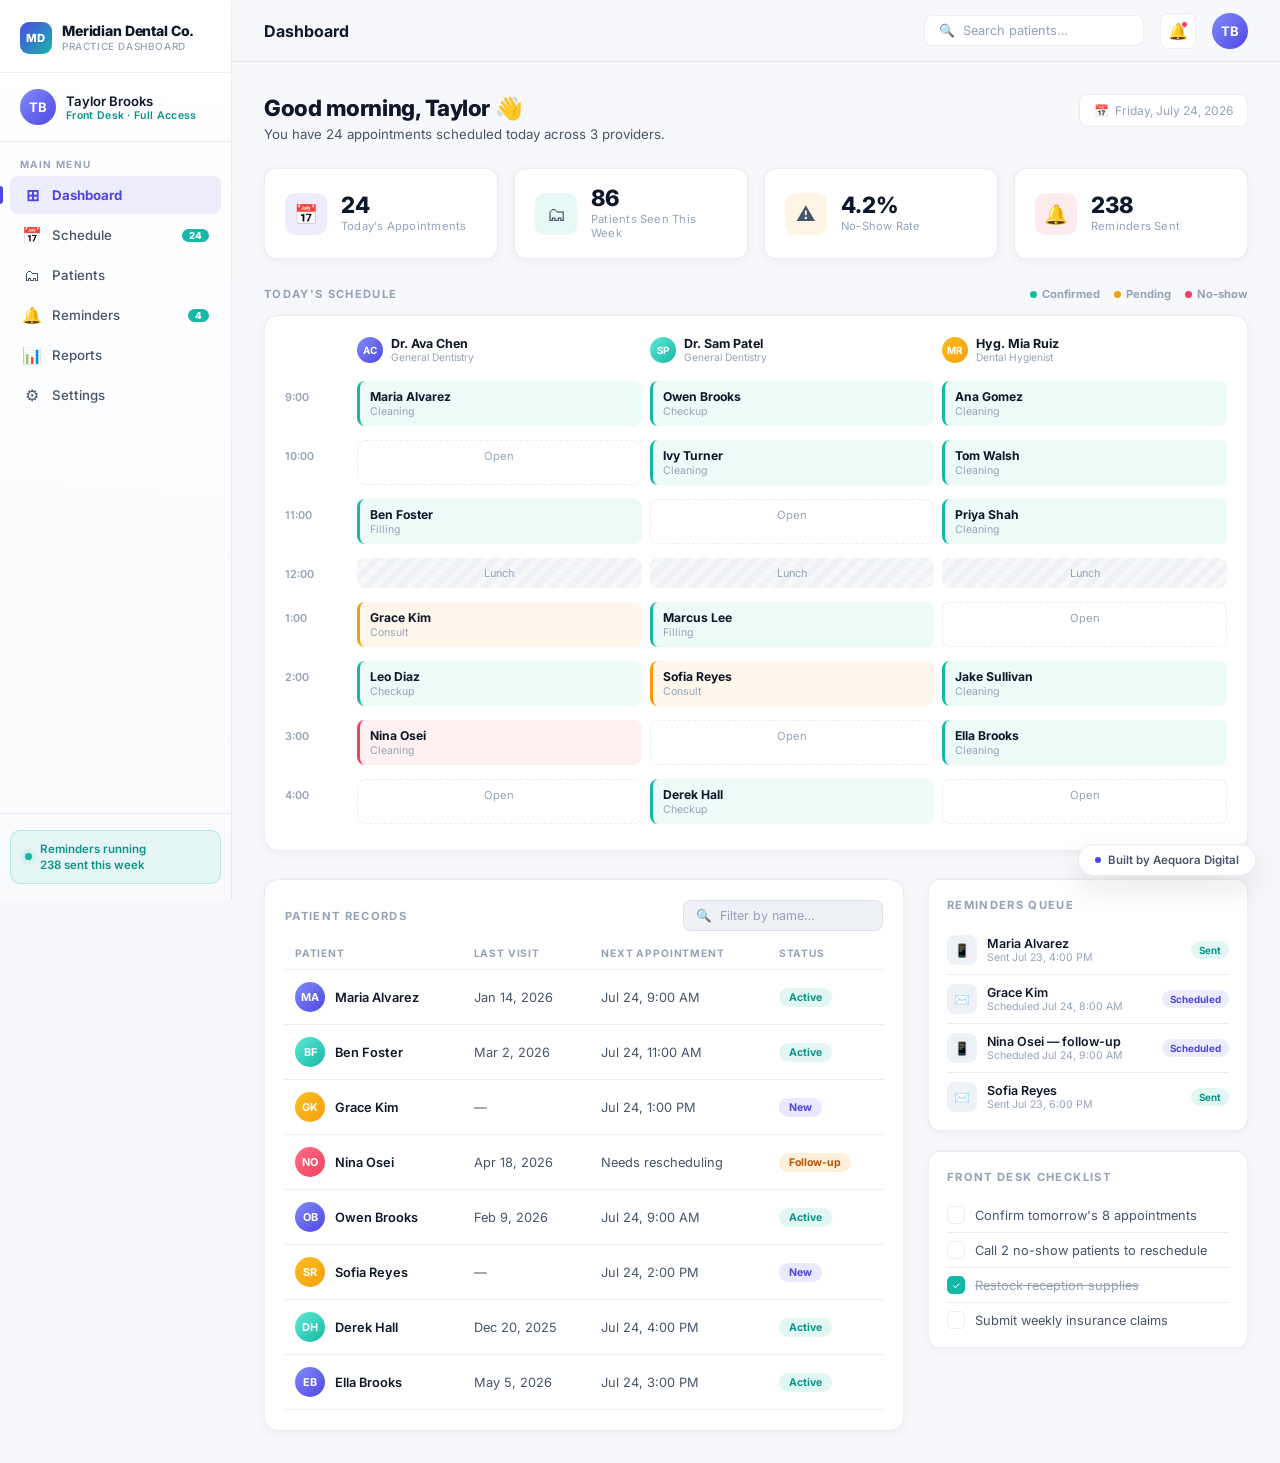
<file: demo-practice.html>
<!DOCTYPE html>
<html lang="en">
<head>
  <meta charset="UTF-8" />
  <meta name="viewport" content="width=device-width, initial-scale=1.0" />
  <title>Meridian Dental Co. — Practice Dashboard</title>
  <meta name="description" content="Sample practice-management software demo built by Aequora Digital to showcase custom software development — scheduling, patient records, and automated reminders for clinics." />
  <meta name="robots" content="noindex, follow" />
  <link rel="preconnect" href="https://fonts.googleapis.com" />
  <link rel="preconnect" href="https://fonts.gstatic.com" crossorigin />
  <link href="https://fonts.googleapis.com/css2?family=Inter:wght@400;500;600;700;800&display=swap" rel="stylesheet" />
  <style>
    :root{
      --indigo:    #4F46E5;
      --indigo-l:  #818CF8;
      --mint:      #14B8A6;
      --amber:     #F59E0B;
      --rose:      #F43F5E;
      --sidebar:   #FFFFFF;
      --sidebar-2: #F8FAFC;
      --bg:        #F6F8FB;
      --surface:   #FFFFFF;
      --surface-2: #EEF2F7;
      --border:    rgba(15,23,42,0.08);
      --border-s:  rgba(15,23,42,0.07);
      --text-h:    #0F172A;
      --text-b:    #475569;
      --text-m:    #94A3B8;
      --shadow-sm: 0 2px 10px rgba(15,23,42,0.05);
      --shadow-md: 0 12px 32px rgba(15,23,42,0.10);
      --sidebar-w: 232px;
    }
    *,*::before,*::after{box-sizing:border-box;margin:0;padding:0}
    html{height:100%}
    body{font-family:'Inter',sans-serif;background:var(--bg);color:var(--text-b);min-height:100vh;display:flex;-webkit-font-smoothing:antialiased}
    ul{list-style:none}
    a{color:inherit;text-decoration:none}
    button{font-family:inherit;cursor:pointer}

    a:focus-visible, button:focus-visible, input:focus-visible, .sb-item:focus-visible, .appt-chip:focus-visible, .patient-row:focus-visible{
      outline:2px solid var(--indigo);outline-offset:2px;border-radius:6px;
    }

    /* ── SIDEBAR ── */
    .sidebar{
      width:var(--sidebar-w);flex-shrink:0;
      background:linear-gradient(185deg,var(--sidebar) 0%,var(--sidebar-2) 100%);
      border-right:1px solid var(--border);
      display:flex;flex-direction:column;
      position:fixed;top:0;left:0;bottom:0;z-index:50;overflow-y:auto;
    }
    .sb-logo{display:flex;align-items:center;gap:10px;padding:22px 20px 18px;border-bottom:1px solid var(--border-s)}
    .sb-logo-icon{
      width:32px;height:32px;border-radius:9px;flex-shrink:0;
      background:linear-gradient(135deg,var(--indigo),var(--mint));
      display:flex;align-items:center;justify-content:center;
      font-size:0.7rem;font-weight:800;color:#fff;letter-spacing:0.02em;
    }
    .sb-logo-text{font-size:0.88rem;font-weight:800;color:var(--text-h);letter-spacing:-0.01em;line-height:1.2}
    .sb-logo-text span{display:block;font-size:0.62rem;font-weight:500;color:var(--text-m);letter-spacing:0.06em;text-transform:uppercase;margin-top:2px}

    .sb-user{display:flex;align-items:center;gap:10px;padding:16px 20px;border-bottom:1px solid var(--border-s)}
    .sb-avatar{
      width:36px;height:36px;border-radius:50%;flex-shrink:0;
      background:linear-gradient(135deg,#818CF8,#4F46E5);
      display:flex;align-items:center;justify-content:center;
      font-size:0.82rem;font-weight:700;color:#fff;
    }
    .sb-user-info{overflow:hidden}
    .sb-user-name{font-size:0.82rem;font-weight:600;color:var(--text-h);white-space:nowrap;overflow:hidden;text-overflow:ellipsis}
    .sb-user-role{font-size:0.66rem;color:#0D9488;font-weight:600;letter-spacing:0.03em}

    .sb-section-label{font-size:0.62rem;font-weight:700;letter-spacing:0.14em;text-transform:uppercase;color:var(--text-m);padding:16px 20px 6px}
    .sb-nav{display:flex;flex-direction:column;gap:2px;padding:0 10px}
    .sb-item{
      position:relative;
      display:flex;align-items:center;gap:10px;padding:9px 12px;border-radius:8px;
      font-size:0.83rem;font-weight:500;color:var(--text-b);
      transition:background 0.15s,color 0.15s;
    }
    .sb-item::before{
      content:"";position:absolute;left:-10px;top:50%;transform:translateY(-50%);
      width:3px;height:0;border-radius:0 3px 3px 0;background:var(--indigo);
      transition:height 0.15s;
    }
    .sb-item:hover{background:rgba(79,70,229,0.07);color:var(--text-h)}
    .sb-item.active{background:rgba(79,70,229,0.09);color:var(--indigo);font-weight:700}
    .sb-item.active::before{height:18px}
    .sb-item-icon{font-size:1rem;width:20px;text-align:center;flex-shrink:0}
    .sb-badge{
      margin-left:auto;background:var(--mint);color:#fff;
      font-size:0.6rem;font-weight:800;border-radius:100px;padding:1px 7px;min-width:18px;text-align:center;
    }
    .sb-bottom{margin-top:auto;padding:16px 10px;border-top:1px solid var(--border-s)}
    .sb-status{
      display:flex;align-items:center;gap:8px;
      background:rgba(20,184,166,0.08);border:1px solid rgba(20,184,166,0.22);
      border-radius:10px;padding:10px 14px;
    }
    .sb-status-dot{width:7px;height:7px;border-radius:50%;background:var(--mint);flex-shrink:0;box-shadow:0 0 6px rgba(20,184,166,0.5)}
    .sb-status-text{font-size:0.72rem;color:#0D9488;font-weight:600;line-height:1.4}

    /* ── MOBILE SIDEBAR ── */
    .sidebar-toggle{
      display:none;width:36px;height:36px;border-radius:8px;flex-shrink:0;
      background:var(--surface);border:1px solid var(--border);color:var(--text-h);
      align-items:center;justify-content:center;font-size:1rem;
    }
    .sidebar-backdrop{
      display:none;position:fixed;inset:0;background:rgba(15,23,42,0.5);z-index:60;
      opacity:0;transition:opacity 0.28s ease;
    }
    .sidebar-backdrop.open{display:block;opacity:1}

    /* ── MAIN ── */
    .main{margin-left:var(--sidebar-w);flex:1;display:flex;flex-direction:column;min-height:100vh}

    .topbar{
      position:sticky;top:0;z-index:40;display:flex;align-items:center;gap:16px;
      padding:0 32px;height:62px;background:rgba(246,248,251,0.85);backdrop-filter:blur(12px);
      border-bottom:1px solid var(--border);transition:box-shadow 0.2s;
    }
    .topbar.scrolled{box-shadow:var(--shadow-sm)}
    .topbar-title{font-size:1rem;font-weight:700;color:var(--text-h);flex:1}
    .topbar-search{
      display:flex;align-items:center;gap:8px;background:var(--surface);
      border:1px solid var(--border);border-radius:8px;padding:7px 14px;
      font-size:0.8rem;color:var(--text-m);width:220px;
    }
    .topbar-search input{background:none;border:none;outline:none;color:var(--text-h);font-family:inherit;font-size:0.8rem;width:100%}
    .topbar-search input::placeholder{color:var(--text-m)}
    .topbar-notif-wrap{position:relative}
    .topbar-notif{
      width:36px;height:36px;border-radius:8px;background:var(--surface);border:1px solid var(--border);
      display:flex;align-items:center;justify-content:center;font-size:1rem;position:relative;
    }
    .notif-dot{position:absolute;top:7px;right:7px;width:7px;height:7px;border-radius:50%;background:var(--rose);border:1.5px solid var(--bg)}
    .topbar-avatar{
      width:36px;height:36px;border-radius:50%;flex-shrink:0;
      background:linear-gradient(135deg,#818CF8,#4F46E5);
      display:flex;align-items:center;justify-content:center;font-size:0.82rem;font-weight:700;color:#fff;
    }
    .notif-panel{
      position:absolute;top:calc(100% + 12px);right:0;width:280px;
      background:var(--surface);border:1px solid var(--border);border-radius:12px;
      padding:14px;box-shadow:var(--shadow-md);
      opacity:0;visibility:hidden;transform:translateY(-8px);
      transition:opacity 0.22s ease,transform 0.22s ease,visibility 0.22s ease;z-index:80;
    }
    .notif-panel.open{opacity:1;visibility:visible;transform:none}
    .notif-panel-title{font-size:0.72rem;font-weight:700;letter-spacing:0.08em;text-transform:uppercase;color:var(--text-m);margin-bottom:10px}
    .notif-item{display:flex;gap:10px;padding:9px 0;border-bottom:1px solid var(--border);font-size:0.76rem;color:var(--text-b);line-height:1.5}
    .notif-item:last-child{border-bottom:none;padding-bottom:0}

    .content{padding:32px;flex:1}

    .welcome-row{display:flex;align-items:flex-start;justify-content:space-between;margin-bottom:26px;gap:16px}
    .welcome-text h1{font-size:1.4rem;font-weight:800;color:var(--text-h);letter-spacing:-0.02em;margin-bottom:4px}
    .welcome-text p{font-size:0.83rem;color:var(--text-b)}
    .welcome-date{font-size:0.75rem;color:var(--text-m);background:var(--surface);border:1px solid var(--border);border-radius:8px;padding:8px 14px;white-space:nowrap}

    /* ── STATS ── */
    .stats-row{display:grid;grid-template-columns:repeat(4,1fr);gap:16px;margin-bottom:28px}
    .stat-card{background:var(--surface);border:1px solid var(--border);border-radius:12px;padding:18px 20px;display:flex;align-items:center;gap:14px;box-shadow:var(--shadow-sm)}
    .stat-icon{width:42px;height:42px;border-radius:10px;display:flex;align-items:center;justify-content:center;font-size:1.2rem;flex-shrink:0}
    .stat-icon.indigo{background:rgba(79,70,229,0.1)}
    .stat-icon.mint{background:rgba(20,184,166,0.1)}
    .stat-icon.amber{background:rgba(245,158,11,0.1)}
    .stat-icon.rose{background:rgba(244,63,94,0.1)}
    .stat-val{font-size:1.4rem;font-weight:800;color:var(--text-h);line-height:1;margin-bottom:3px}
    .stat-lbl{font-size:0.7rem;color:var(--text-m);letter-spacing:0.02em}

    .section-title{font-size:0.7rem;font-weight:700;letter-spacing:0.12em;text-transform:uppercase;color:var(--text-m);margin-bottom:14px;display:flex;align-items:center;gap:10px}
    .section-title a{margin-left:auto;font-size:0.72rem;font-weight:600;color:var(--indigo);text-transform:none;letter-spacing:0}
    .schedule-legend{margin-left:auto;display:flex;gap:14px;text-transform:none;letter-spacing:0}
    .legend-item{display:flex;align-items:center;gap:5px;font-size:0.7rem;color:var(--text-m)}
    .legend-dot{width:7px;height:7px;border-radius:50%;flex-shrink:0}

    /* ── SCHEDULE ── */
    .schedule-card{background:var(--surface);border:1px solid var(--border);border-radius:14px;padding:20px;box-shadow:var(--shadow-sm);margin-bottom:28px;overflow-x:auto}
    .schedule-grid{display:grid;grid-template-columns:64px repeat(3,1fr);gap:8px;min-width:640px}
    .sched-head{padding:0 0 10px}
    .sched-provider{display:flex;align-items:center;gap:8px;padding:0 0 10px}
    .prov-avatar{width:26px;height:26px;border-radius:50%;display:flex;align-items:center;justify-content:center;font-size:0.62rem;font-weight:700;color:#fff;flex-shrink:0}
    .prov-name{font-size:0.78rem;font-weight:700;color:var(--text-h)}
    .prov-role{font-size:0.64rem;color:var(--text-m)}
    .sched-time{display:flex;align-items:flex-start;padding-top:9px;font-size:0.68rem;font-weight:600;color:var(--text-m)}
    .appt-chip{
      border-radius:8px;padding:8px 10px;margin-bottom:6px;cursor:pointer;
      border-left:3px solid transparent;transition:transform 0.15s,box-shadow 0.15s;
    }
    .appt-chip:hover{transform:translateY(-1px);box-shadow:var(--shadow-sm)}
    .appt-chip.confirmed{background:rgba(20,184,166,0.08);border-left-color:var(--mint)}
    .appt-chip.pending{background:rgba(245,158,11,0.08);border-left-color:var(--amber)}
    .appt-chip.no-show{background:rgba(244,63,94,0.08);border-left-color:var(--rose)}
    .appt-name{font-size:0.76rem;font-weight:700;color:var(--text-h);margin-bottom:1px}
    .appt-type{font-size:0.66rem;color:var(--text-m)}
    .appt-open{
      border-radius:8px;padding:8px 10px;margin-bottom:6px;cursor:pointer;
      border:1.5px dashed var(--border);text-align:center;font-size:0.7rem;color:var(--text-m);
      transition:border-color 0.15s,color 0.15s;
    }
    .appt-open:hover{border-color:var(--indigo-l);color:var(--indigo)}
    .appt-blocked{
      border-radius:8px;padding:8px 10px;margin-bottom:6px;
      background:repeating-linear-gradient(135deg,var(--surface-2),var(--surface-2) 6px,rgba(15,23,42,0.03) 6px,rgba(15,23,42,0.03) 12px);
      text-align:center;font-size:0.68rem;color:var(--text-m);
    }

    /* ── TWO COL ── */
    .two-col{display:grid;grid-template-columns:1fr 320px;gap:24px;align-items:start}

    /* Patients table */
    .patients-card{background:var(--surface);border:1px solid var(--border);border-radius:14px;padding:20px;box-shadow:var(--shadow-sm)}
    .patients-head{display:flex;align-items:center;gap:16px;margin-bottom:16px;flex-wrap:wrap}
    .patients-head .section-title{margin-bottom:0;flex:1}
    .patient-search{
      display:flex;align-items:center;gap:8px;background:var(--surface-2);
      border:1px solid var(--border);border-radius:8px;padding:7px 12px;font-size:0.78rem;color:var(--text-m);width:200px;
    }
    .patient-search input{background:none;border:none;outline:none;color:var(--text-h);font-family:inherit;font-size:0.78rem;width:100%}
    .patient-search input::placeholder{color:var(--text-m)}
    .patients-table{width:100%;border-collapse:collapse}
    .patients-table th{
      text-align:left;font-size:0.64rem;font-weight:700;letter-spacing:0.08em;text-transform:uppercase;
      color:var(--text-m);padding:0 10px 10px;border-bottom:1px solid var(--border);
    }
    .patient-row{cursor:pointer;transition:background 0.15s}
    .patient-row:hover{background:var(--surface-2)}
    .patient-row td{padding:12px 10px;border-bottom:1px solid var(--border);font-size:0.8rem;color:var(--text-b);vertical-align:middle}
    .patient-name-cell{display:flex;align-items:center;gap:10px}
    .patient-avatar{width:30px;height:30px;border-radius:50%;display:flex;align-items:center;justify-content:center;font-size:0.68rem;font-weight:700;color:#fff;flex-shrink:0}
    .patient-name{font-weight:600;color:var(--text-h)}
    .status-pill{display:inline-block;font-size:0.66rem;font-weight:700;padding:3px 10px;border-radius:100px}
    .status-pill.active{background:rgba(20,184,166,0.12);color:#0D9488}
    .status-pill.new{background:rgba(79,70,229,0.12);color:var(--indigo)}
    .status-pill.follow-up{background:rgba(245,158,11,0.14);color:#B45309}
    .patients-empty{display:none;font-size:0.8rem;color:var(--text-m);padding:20px;text-align:center}
    .patients-empty.show{display:block}

    /* Right panel */
    .right-panel{display:flex;flex-direction:column;gap:20px}
    .panel-card{background:var(--surface);border:1px solid var(--border);border-radius:12px;padding:18px;box-shadow:var(--shadow-sm)}
    .rem-item{display:flex;align-items:center;gap:10px;padding:9px 0;border-bottom:1px solid var(--border)}
    .rem-item:last-child{border-bottom:none;padding-bottom:0}
    .rem-icon{width:30px;height:30px;border-radius:8px;background:var(--surface-2);display:flex;align-items:center;justify-content:center;font-size:0.8rem;flex-shrink:0}
    .rem-info{flex:1;overflow:hidden}
    .rem-name{font-size:0.78rem;font-weight:600;color:var(--text-h);white-space:nowrap;overflow:hidden;text-overflow:ellipsis}
    .rem-meta{font-size:0.66rem;color:var(--text-m)}
    .rem-status{font-size:0.62rem;font-weight:700;padding:3px 8px;border-radius:100px;white-space:nowrap}
    .rem-status.sent{background:rgba(20,184,166,0.12);color:#0D9488}
    .rem-status.scheduled{background:rgba(79,70,229,0.1);color:var(--indigo)}

    /* Checklist */
    .check-item{display:flex;align-items:center;gap:10px;padding:8px 0;border-bottom:1px solid var(--border);font-size:0.8rem;color:var(--text-b);cursor:pointer}
    .check-item:last-child{border-bottom:none;padding-bottom:0}
    .check-box{
      width:18px;height:18px;border-radius:5px;border:1.5px solid var(--border);
      flex-shrink:0;display:flex;align-items:center;justify-content:center;
      font-size:0.6rem;color:#fff;transition:background 0.15s,border-color 0.15s;
    }
    .check-item.done .check-box{background:var(--mint);border-color:var(--mint)}
    .check-item.done .check-box::after{content:"✓"}
    .check-item.done span.check-label{color:var(--text-m);text-decoration:line-through}

    /* ── SCROLL REVEAL / GLOW ── */
    [data-reveal]{opacity:0;transform:translateY(24px);transition:opacity 0.6s cubic-bezier(0.22,1,0.36,1),transform 0.6s cubic-bezier(0.22,1,0.36,1)}
    [data-reveal].visible{opacity:1;transform:none}
    [data-delay="1"].visible{transition-delay:0.06s}
    [data-delay="2"].visible{transition-delay:0.12s}
    [data-delay="3"].visible{transition-delay:0.18s}
    [data-delay="4"].visible{transition-delay:0.24s}

    .stat-card,.panel-card,.schedule-card,.patients-card{position:relative;overflow:hidden}
    .stat-card::before,.panel-card::before,.schedule-card::before,.patients-card::before{
      content:"";position:absolute;inset:0;z-index:0;opacity:0;pointer-events:none;
      background:radial-gradient(260px circle at var(--mx,50%) var(--my,50%),rgba(79,70,229,0.07),transparent 70%);
      transition:opacity 0.35s ease;
    }
    .stat-card:hover::before,.panel-card:hover::before{opacity:1}
    .stat-card > *{position:relative;z-index:1}
    .schedule-card{overflow-x:auto}

    /* ── TOAST ── */
    .toast{
      position:fixed;bottom:28px;left:50%;transform:translateX(-50%) translateY(20px);
      background:var(--text-h);color:#fff;font-size:0.82rem;font-weight:600;
      padding:12px 22px;border-radius:100px;box-shadow:0 12px 32px rgba(0,0,0,0.25);
      opacity:0;pointer-events:none;transition:opacity 0.25s ease,transform 0.25s ease;z-index:200;
      display:flex;align-items:center;gap:8px;white-space:nowrap;
    }
    .toast.show{opacity:1;transform:translateX(-50%) translateY(0)}

    /* ── APPOINTMENT DETAIL SLIDE-OVER ── */
    .appt-overlay{
      position:fixed;inset:0;background:rgba(15,23,42,0.5);z-index:90;
      opacity:0;visibility:hidden;transition:opacity 0.3s ease,visibility 0.3s ease;
      display:flex;justify-content:flex-end;
    }
    .appt-overlay.open{opacity:1;visibility:visible}
    .appt-panel{
      width:100%;max-width:380px;height:100%;background:var(--surface);
      border-left:1px solid var(--border);padding:30px 26px;overflow-y:auto;position:relative;
      transform:translateX(100%);transition:transform 0.35s cubic-bezier(0.22,1,0.36,1);
    }
    .appt-overlay.open .appt-panel{transform:translateX(0)}
    .appt-close{
      position:absolute;top:20px;right:20px;width:32px;height:32px;border-radius:50%;
      background:var(--surface-2);border:1px solid var(--border);color:var(--text-h);
      display:flex;align-items:center;justify-content:center;font-size:0.85rem;
    }
    .appt-status-pill{display:inline-block;font-size:0.66rem;font-weight:700;padding:4px 12px;border-radius:100px;margin-bottom:14px}
    .appt-panel h3{font-size:1.2rem;font-weight:800;color:var(--text-h);margin-bottom:6px}
    .appt-panel .appt-sub{font-size:0.8rem;color:var(--text-m);margin-bottom:22px}
    .appt-field{display:flex;flex-direction:column;gap:2px;padding:10px 0;border-bottom:1px solid var(--border)}
    .appt-field-label{font-size:0.64rem;font-weight:700;letter-spacing:0.08em;text-transform:uppercase;color:var(--text-m)}
    .appt-field-val{font-size:0.85rem;color:var(--text-h);font-weight:600}
    .appt-actions{display:flex;gap:10px;margin-top:24px}
    .appt-btn{
      flex:1;padding:11px;border-radius:8px;font-size:0.8rem;font-weight:700;text-align:center;
      border:1.5px solid var(--border);color:var(--text-h);background:transparent;transition:background 0.2s,color 0.2s,border-color 0.2s;
    }
    .appt-btn.primary{background:var(--indigo);border-color:var(--indigo);color:#fff}
    .appt-btn.primary:hover{background:#4338CA}
    .appt-btn:not(.primary):hover{border-color:var(--indigo-l);color:var(--indigo)}

    /* ── BACK LINK ── */
    .back-link{
      position:fixed;bottom:24px;right:24px;z-index:100;
      display:flex;align-items:center;gap:7px;
      background:var(--surface);border:1px solid var(--border);border-radius:100px;padding:8px 16px;
      font-size:0.72rem;font-weight:600;color:var(--text-b);box-shadow:var(--shadow-md);
      transition:border-color 0.2s,color 0.2s;
    }
    .back-link:hover{border-color:var(--indigo);color:var(--indigo)}
    .back-link-dot{width:6px;height:6px;border-radius:50%;background:var(--indigo)}

    @media(prefers-reduced-motion:reduce){
      [data-reveal]{opacity:1!important;transform:none!important;transition:none!important}
    }

    @media(max-width:1024px){
      .two-col{grid-template-columns:1fr}
    }
    @media(max-width:900px){
      .sidebar{transform:translateX(-100%);transition:transform 0.32s cubic-bezier(0.22,1,0.36,1);z-index:70}
      .sidebar.open{transform:translateX(0);box-shadow:0 0 60px rgba(0,0,0,0.35)}
      .sidebar-toggle{display:flex}
      .main{margin-left:0}
      .stats-row{grid-template-columns:repeat(2,1fr)}
      .topbar-search{display:none}
      .content{padding:20px}
    }
    @media(max-width:560px){
      .welcome-row{flex-direction:column}
      .stats-row{grid-template-columns:1fr}
      .patients-head{flex-direction:column;align-items:stretch}
      .patient-search{width:100%}
    }
  </style>
</head>
<body>

  <!-- SIDEBAR -->
  <aside class="sidebar">
    <div class="sb-logo">
      <div class="sb-logo-icon">MD</div>
      <div class="sb-logo-text">Meridian Dental Co.<span>Practice Dashboard</span></div>
    </div>
    <div class="sb-user">
      <div class="sb-avatar">TB</div>
      <div class="sb-user-info">
        <div class="sb-user-name">Taylor Brooks</div>
        <div class="sb-user-role">Front Desk · Full Access</div>
      </div>
    </div>

    <p class="sb-section-label">Main Menu</p>
    <nav class="sb-nav">
      <a class="sb-item active" href="#"><span class="sb-item-icon">⊞</span> Dashboard</a>
      <a class="sb-item" href="#"><span class="sb-item-icon">📅</span> Schedule <span class="sb-badge">24</span></a>
      <a class="sb-item" href="#"><span class="sb-item-icon">🗂</span> Patients</a>
      <a class="sb-item" href="#"><span class="sb-item-icon">🔔</span> Reminders <span class="sb-badge">4</span></a>
      <a class="sb-item" href="#"><span class="sb-item-icon">📊</span> Reports</a>
      <a class="sb-item" href="#"><span class="sb-item-icon">⚙</span> Settings</a>
    </nav>

    <div class="sb-bottom">
      <div class="sb-status">
        <span class="sb-status-dot"></span>
        <div class="sb-status-text">Reminders running<br>238 sent this week</div>
      </div>
    </div>
  </aside>

  <div class="sidebar-backdrop" id="sidebarBackdrop"></div>

  <!-- MAIN -->
  <main class="main">

    <div class="topbar" id="topbar">
      <button class="sidebar-toggle" id="sidebarToggle" aria-label="Toggle menu" aria-expanded="false">☰</button>
      <div class="topbar-title">Dashboard</div>
      <label class="topbar-search" for="patientSearchTop">
        🔍
        <input type="text" id="patientSearchTop" placeholder="Search patients…" autocomplete="off" />
      </label>
      <div class="topbar-notif-wrap">
        <button class="topbar-notif" id="notifBtn" aria-label="Notifications" aria-expanded="false">🔔<div class="notif-dot"></div></button>
        <div class="notif-panel" id="notifPanel">
          <div class="notif-panel-title">Notifications</div>
          <div class="notif-item">⚠️&nbsp; Nina Osei marked as a no-show for her 3:00 PM cleaning</div>
          <div class="notif-item">✅&nbsp; 6 reminders confirmed for tomorrow's schedule</div>
          <div class="notif-item">📥&nbsp; Grace Kim submitted new-patient intake form</div>
        </div>
      </div>
      <div class="topbar-avatar">TB</div>
    </div>

    <div class="content">

      <div class="welcome-row" data-reveal>
        <div class="welcome-text">
          <h1>Good morning, Taylor 👋</h1>
          <p>You have 24 appointments scheduled today across 3 providers.</p>
        </div>
        <div class="welcome-date">📅 &nbsp;Friday, July 24, 2026</div>
      </div>

      <!-- Stats -->
      <div class="stats-row">
        <div class="stat-card" data-reveal data-delay="1">
          <div class="stat-icon indigo">📅</div>
          <div>
            <div class="stat-val">24</div>
            <div class="stat-lbl">Today's Appointments</div>
          </div>
        </div>
        <div class="stat-card" data-reveal data-delay="2">
          <div class="stat-icon mint">🗂</div>
          <div>
            <div class="stat-val">86</div>
            <div class="stat-lbl">Patients Seen This Week</div>
          </div>
        </div>
        <div class="stat-card" data-reveal data-delay="3">
          <div class="stat-icon amber">⚠</div>
          <div>
            <div class="stat-val">4.2%</div>
            <div class="stat-lbl">No-Show Rate</div>
          </div>
        </div>
        <div class="stat-card" data-reveal data-delay="4">
          <div class="stat-icon rose">🔔</div>
          <div>
            <div class="stat-val">238</div>
            <div class="stat-lbl">Reminders Sent</div>
          </div>
        </div>
      </div>

      <!-- Schedule -->
      <p class="section-title" data-reveal>
        Today's Schedule
        <span class="schedule-legend">
          <span class="legend-item"><span class="legend-dot" style="background:var(--mint)"></span>Confirmed</span>
          <span class="legend-item"><span class="legend-dot" style="background:var(--amber)"></span>Pending</span>
          <span class="legend-item"><span class="legend-dot" style="background:var(--rose)"></span>No-show</span>
        </span>
      </p>
      <div class="schedule-card" data-reveal>
        <div class="schedule-grid">
          <div class="sched-head"></div>
          <div class="sched-provider">
            <div class="prov-avatar" style="background:linear-gradient(135deg,#818CF8,#4F46E5)">AC</div>
            <div><div class="prov-name">Dr. Ava Chen</div><div class="prov-role">General Dentistry</div></div>
          </div>
          <div class="sched-provider">
            <div class="prov-avatar" style="background:linear-gradient(135deg,#5EEAD4,#14B8A6)">SP</div>
            <div><div class="prov-name">Dr. Sam Patel</div><div class="prov-role">General Dentistry</div></div>
          </div>
          <div class="sched-provider">
            <div class="prov-avatar" style="background:linear-gradient(135deg,#FBBF24,#F59E0B)">MR</div>
            <div><div class="prov-name">Hyg. Mia Ruiz</div><div class="prov-role">Dental Hygienist</div></div>
          </div>

          <div class="sched-time">9:00</div>
          <div class="appt-chip confirmed" tabindex="0" role="button"
            data-patient="Maria Alvarez" data-type="Cleaning" data-time="9:00 AM" data-provider="Dr. Ava Chen"
            data-status="confirmed" data-phone="(415) 555-0142" data-notes="Regular 6-month cleaning. No known allergies.">
            <div class="appt-name">Maria Alvarez</div><div class="appt-type">Cleaning</div>
          </div>
          <div class="appt-chip confirmed" tabindex="0" role="button"
            data-patient="Owen Brooks" data-type="Checkup" data-time="9:00 AM" data-provider="Dr. Sam Patel"
            data-status="confirmed" data-phone="(415) 555-0198" data-notes="Annual checkup, requested x-rays.">
            <div class="appt-name">Owen Brooks</div><div class="appt-type">Checkup</div>
          </div>
          <div class="appt-chip confirmed" tabindex="0" role="button"
            data-patient="Ana Gomez" data-type="Cleaning" data-time="9:00 AM" data-provider="Hyg. Mia Ruiz"
            data-status="confirmed" data-phone="(415) 555-0117" data-notes="Prefers morning appointments.">
            <div class="appt-name">Ana Gomez</div><div class="appt-type">Cleaning</div>
          </div>

          <div class="sched-time">10:00</div>
          <div class="appt-open" tabindex="0" role="button" data-slot="10:00 AM" data-provider="Dr. Ava Chen">Open</div>
          <div class="appt-chip confirmed" tabindex="0" role="button"
            data-patient="Ivy Turner" data-type="Cleaning" data-time="10:00 AM" data-provider="Dr. Sam Patel"
            data-status="confirmed" data-phone="(415) 555-0163" data-notes="Referred by Owen Brooks.">
            <div class="appt-name">Ivy Turner</div><div class="appt-type">Cleaning</div>
          </div>
          <div class="appt-chip confirmed" tabindex="0" role="button"
            data-patient="Tom Walsh" data-type="Cleaning" data-time="10:00 AM" data-provider="Hyg. Mia Ruiz"
            data-status="confirmed" data-phone="(415) 555-0184" data-notes="Sensitive teeth — use gentle polish.">
            <div class="appt-name">Tom Walsh</div><div class="appt-type">Cleaning</div>
          </div>

          <div class="sched-time">11:00</div>
          <div class="appt-chip confirmed" tabindex="0" role="button"
            data-patient="Ben Foster" data-type="Filling" data-time="11:00 AM" data-provider="Dr. Ava Chen"
            data-status="confirmed" data-phone="(415) 555-0129" data-notes="Upper left molar, composite filling.">
            <div class="appt-name">Ben Foster</div><div class="appt-type">Filling</div>
          </div>
          <div class="appt-open" tabindex="0" role="button" data-slot="11:00 AM" data-provider="Dr. Sam Patel">Open</div>
          <div class="appt-chip confirmed" tabindex="0" role="button"
            data-patient="Priya Shah" data-type="Cleaning" data-time="11:00 AM" data-provider="Hyg. Mia Ruiz"
            data-status="confirmed" data-phone="(415) 555-0155" data-notes="First visit with Hyg. Ruiz.">
            <div class="appt-name">Priya Shah</div><div class="appt-type">Cleaning</div>
          </div>

          <div class="sched-time">12:00</div>
          <div class="appt-blocked">Lunch</div>
          <div class="appt-blocked">Lunch</div>
          <div class="appt-blocked">Lunch</div>

          <div class="sched-time">1:00</div>
          <div class="appt-chip pending" tabindex="0" role="button"
            data-patient="Grace Kim" data-type="Consult" data-time="1:00 PM" data-provider="Dr. Ava Chen"
            data-status="pending" data-phone="(415) 555-0171" data-notes="New patient consult, awaiting insurance confirmation.">
            <div class="appt-name">Grace Kim</div><div class="appt-type">Consult</div>
          </div>
          <div class="appt-chip confirmed" tabindex="0" role="button"
            data-patient="Marcus Lee" data-type="Filling" data-time="1:00 PM" data-provider="Dr. Sam Patel"
            data-status="confirmed" data-phone="(415) 555-0136" data-notes="Lower right premolar.">
            <div class="appt-name">Marcus Lee</div><div class="appt-type">Filling</div>
          </div>
          <div class="appt-open" tabindex="0" role="button" data-slot="1:00 PM" data-provider="Hyg. Mia Ruiz">Open</div>

          <div class="sched-time">2:00</div>
          <div class="appt-chip confirmed" tabindex="0" role="button"
            data-patient="Leo Diaz" data-type="Checkup" data-time="2:00 PM" data-provider="Dr. Ava Chen"
            data-status="confirmed" data-phone="(415) 555-0122" data-notes="Routine 6-month checkup.">
            <div class="appt-name">Leo Diaz</div><div class="appt-type">Checkup</div>
          </div>
          <div class="appt-chip pending" tabindex="0" role="button"
            data-patient="Sofia Reyes" data-type="Consult" data-time="2:00 PM" data-provider="Dr. Sam Patel"
            data-status="pending" data-phone="(415) 555-0149" data-notes="New patient, awaiting intake form.">
            <div class="appt-name">Sofia Reyes</div><div class="appt-type">Consult</div>
          </div>
          <div class="appt-chip confirmed" tabindex="0" role="button"
            data-patient="Jake Sullivan" data-type="Cleaning" data-time="2:00 PM" data-provider="Hyg. Mia Ruiz"
            data-status="confirmed" data-phone="(415) 555-0108" data-notes="">
            <div class="appt-name">Jake Sullivan</div><div class="appt-type">Cleaning</div>
          </div>

          <div class="sched-time">3:00</div>
          <div class="appt-chip no-show" tabindex="0" role="button"
            data-patient="Nina Osei" data-type="Cleaning" data-time="3:00 PM" data-provider="Dr. Ava Chen"
            data-status="no-show" data-phone="(415) 555-0177" data-notes="Second missed appointment — flag for follow-up call.">
            <div class="appt-name">Nina Osei</div><div class="appt-type">Cleaning</div>
          </div>
          <div class="appt-open" tabindex="0" role="button" data-slot="3:00 PM" data-provider="Dr. Sam Patel">Open</div>
          <div class="appt-chip confirmed" tabindex="0" role="button"
            data-patient="Ella Brooks" data-type="Cleaning" data-time="3:00 PM" data-provider="Hyg. Mia Ruiz"
            data-status="confirmed" data-phone="(415) 555-0193" data-notes="">
            <div class="appt-name">Ella Brooks</div><div class="appt-type">Cleaning</div>
          </div>

          <div class="sched-time">4:00</div>
          <div class="appt-open" tabindex="0" role="button" data-slot="4:00 PM" data-provider="Dr. Ava Chen">Open</div>
          <div class="appt-chip confirmed" tabindex="0" role="button"
            data-patient="Derek Hall" data-type="Checkup" data-time="4:00 PM" data-provider="Dr. Sam Patel"
            data-status="confirmed" data-phone="(415) 555-0165" data-notes="">
            <div class="appt-name">Derek Hall</div><div class="appt-type">Checkup</div>
          </div>
          <div class="appt-open" tabindex="0" role="button" data-slot="4:00 PM" data-provider="Hyg. Mia Ruiz">Open</div>
        </div>
      </div>

      <!-- Two-col: patients + right panel -->
      <div class="two-col">
        <div class="patients-card" data-reveal>
          <div class="patients-head">
            <p class="section-title">Patient Records</p>
            <label class="patient-search" for="patientSearch">
              🔍
              <input type="text" id="patientSearch" placeholder="Filter by name…" autocomplete="off" />
            </label>
          </div>
          <table class="patients-table">
            <thead>
              <tr><th>Patient</th><th>Last Visit</th><th>Next Appointment</th><th>Status</th></tr>
            </thead>
            <tbody id="patientsBody">
              <tr class="patient-row" data-name="Maria Alvarez">
                <td><div class="patient-name-cell"><div class="patient-avatar" style="background:linear-gradient(135deg,#818CF8,#4F46E5)">MA</div><span class="patient-name">Maria Alvarez</span></div></td>
                <td>Jan 14, 2026</td><td>Jul 24, 9:00 AM</td><td><span class="status-pill active">Active</span></td>
              </tr>
              <tr class="patient-row" data-name="Ben Foster">
                <td><div class="patient-name-cell"><div class="patient-avatar" style="background:linear-gradient(135deg,#5EEAD4,#14B8A6)">BF</div><span class="patient-name">Ben Foster</span></div></td>
                <td>Mar 2, 2026</td><td>Jul 24, 11:00 AM</td><td><span class="status-pill active">Active</span></td>
              </tr>
              <tr class="patient-row" data-name="Grace Kim">
                <td><div class="patient-name-cell"><div class="patient-avatar" style="background:linear-gradient(135deg,#FBBF24,#F59E0B)">GK</div><span class="patient-name">Grace Kim</span></div></td>
                <td>—</td><td>Jul 24, 1:00 PM</td><td><span class="status-pill new">New</span></td>
              </tr>
              <tr class="patient-row" data-name="Nina Osei">
                <td><div class="patient-name-cell"><div class="patient-avatar" style="background:linear-gradient(135deg,#FB7185,#F43F5E)">NO</div><span class="patient-name">Nina Osei</span></div></td>
                <td>Apr 18, 2026</td><td>Needs rescheduling</td><td><span class="status-pill follow-up">Follow-up</span></td>
              </tr>
              <tr class="patient-row" data-name="Owen Brooks">
                <td><div class="patient-name-cell"><div class="patient-avatar" style="background:linear-gradient(135deg,#818CF8,#4F46E5)">OB</div><span class="patient-name">Owen Brooks</span></div></td>
                <td>Feb 9, 2026</td><td>Jul 24, 9:00 AM</td><td><span class="status-pill active">Active</span></td>
              </tr>
              <tr class="patient-row" data-name="Sofia Reyes">
                <td><div class="patient-name-cell"><div class="patient-avatar" style="background:linear-gradient(135deg,#FBBF24,#F59E0B)">SR</div><span class="patient-name">Sofia Reyes</span></div></td>
                <td>—</td><td>Jul 24, 2:00 PM</td><td><span class="status-pill new">New</span></td>
              </tr>
              <tr class="patient-row" data-name="Derek Hall">
                <td><div class="patient-name-cell"><div class="patient-avatar" style="background:linear-gradient(135deg,#5EEAD4,#14B8A6)">DH</div><span class="patient-name">Derek Hall</span></div></td>
                <td>Dec 20, 2025</td><td>Jul 24, 4:00 PM</td><td><span class="status-pill active">Active</span></td>
              </tr>
              <tr class="patient-row" data-name="Ella Brooks">
                <td><div class="patient-name-cell"><div class="patient-avatar" style="background:linear-gradient(135deg,#818CF8,#4F46E5)">EB</div><span class="patient-name">Ella Brooks</span></div></td>
                <td>May 5, 2026</td><td>Jul 24, 3:00 PM</td><td><span class="status-pill active">Active</span></td>
              </tr>
            </tbody>
          </table>
          <p class="patients-empty" id="patientsEmpty">No patients match your search.</p>
        </div>

        <div class="right-panel">
          <div class="panel-card" data-reveal data-delay="1">
            <p class="section-title">Reminders Queue</p>
            <div class="rem-item">
              <div class="rem-icon">📱</div>
              <div class="rem-info"><div class="rem-name">Maria Alvarez</div><div class="rem-meta">Sent Jul 23, 4:00 PM</div></div>
              <span class="rem-status sent">Sent</span>
            </div>
            <div class="rem-item">
              <div class="rem-icon">✉️</div>
              <div class="rem-info"><div class="rem-name">Grace Kim</div><div class="rem-meta">Scheduled Jul 24, 8:00 AM</div></div>
              <span class="rem-status scheduled">Scheduled</span>
            </div>
            <div class="rem-item">
              <div class="rem-icon">📱</div>
              <div class="rem-info"><div class="rem-name">Nina Osei — follow-up</div><div class="rem-meta">Scheduled Jul 24, 9:00 AM</div></div>
              <span class="rem-status scheduled">Scheduled</span>
            </div>
            <div class="rem-item">
              <div class="rem-icon">✉️</div>
              <div class="rem-info"><div class="rem-name">Sofia Reyes</div><div class="rem-meta">Sent Jul 23, 6:00 PM</div></div>
              <span class="rem-status sent">Sent</span>
            </div>
          </div>

          <div class="panel-card" data-reveal data-delay="2">
            <p class="section-title">Front Desk Checklist</p>
            <div class="check-item" data-check>
              <span class="check-box"></span><span class="check-label">Confirm tomorrow's 8 appointments</span>
            </div>
            <div class="check-item" data-check>
              <span class="check-box"></span><span class="check-label">Call 2 no-show patients to reschedule</span>
            </div>
            <div class="check-item done" data-check>
              <span class="check-box"></span><span class="check-label">Restock reception supplies</span>
            </div>
            <div class="check-item" data-check>
              <span class="check-box"></span><span class="check-label">Submit weekly insurance claims</span>
            </div>
          </div>
        </div>
      </div>

    </div>
  </main>

  <!-- Appointment detail slide-over -->
  <div class="appt-overlay" id="apptOverlay">
    <div class="appt-panel">
      <button class="appt-close" id="apptClose" aria-label="Close">✕</button>
      <span class="appt-status-pill" id="apptStatusPill"></span>
      <h3 id="apptName"></h3>
      <p class="appt-sub" id="apptTypeTime"></p>
      <div class="appt-field"><span class="appt-field-label">Provider</span><span class="appt-field-val" id="apptProvider"></span></div>
      <div class="appt-field"><span class="appt-field-label">Phone</span><span class="appt-field-val" id="apptPhone"></span></div>
      <div class="appt-field"><span class="appt-field-label">Notes</span><span class="appt-field-val" id="apptNotes"></span></div>
      <div class="appt-actions">
        <button class="appt-btn" id="apptReschedule">Reschedule</button>
        <button class="appt-btn primary" id="apptRemind">Send Reminder</button>
      </div>
    </div>
  </div>

  <div class="toast" id="toast"></div>

  <a href="main.html#portfolio" class="back-link">
    <span class="back-link-dot"></span>
    Built by Aequora Digital
  </a>

  <script>
    /* Mobile sidebar drawer */
    (function () {
      const toggle = document.getElementById('sidebarToggle');
      const sidebar = document.querySelector('.sidebar');
      const backdrop = document.getElementById('sidebarBackdrop');
      if (!toggle || !sidebar || !backdrop) return;
      function openDrawer() {
        sidebar.classList.add('open'); backdrop.classList.add('open');
        toggle.setAttribute('aria-expanded', 'true'); document.body.style.overflow = 'hidden';
      }
      function closeDrawer() {
        sidebar.classList.remove('open'); backdrop.classList.remove('open');
        toggle.setAttribute('aria-expanded', 'false'); document.body.style.overflow = '';
      }
      toggle.addEventListener('click', () => sidebar.classList.contains('open') ? closeDrawer() : openDrawer());
      backdrop.addEventListener('click', closeDrawer);
      sidebar.querySelectorAll('.sb-item').forEach(a => a.addEventListener('click', closeDrawer));
    })();

    /* Sidebar active state (single-page demo) */
    (function () {
      const items = document.querySelectorAll('.sb-item');
      items.forEach(item => item.addEventListener('click', e => {
        e.preventDefault();
        items.forEach(i => i.classList.remove('active'));
        item.classList.add('active');
      }));
    })();

    /* Topbar scroll shadow */
    (function () {
      const bar = document.getElementById('topbar');
      const content = document.querySelector('.content');
      if (!bar) return;
      window.addEventListener('scroll', () => bar.classList.toggle('scrolled', window.scrollY > 12), { passive: true });
    })();

    /* Notifications dropdown */
    (function () {
      const btn = document.getElementById('notifBtn');
      const panel = document.getElementById('notifPanel');
      if (!btn || !panel) return;
      btn.addEventListener('click', e => {
        e.stopPropagation();
        const open = panel.classList.toggle('open');
        btn.setAttribute('aria-expanded', String(open));
      });
      document.addEventListener('click', e => {
        if (!panel.contains(e.target) && e.target !== btn) {
          panel.classList.remove('open'); btn.setAttribute('aria-expanded', 'false');
        }
      });
      document.addEventListener('keydown', e => {
        if (e.key === 'Escape') { panel.classList.remove('open'); btn.setAttribute('aria-expanded', 'false'); }
      });
    })();

    /* Scroll reveal */
    (function () {
      const els = document.querySelectorAll('[data-reveal]');
      if (!els.length) return;
      const io = new IntersectionObserver(entries => {
        entries.forEach(e => { if (e.isIntersecting) { e.target.classList.add('visible'); io.unobserve(e.target); } });
      }, { rootMargin: '0px 0px -56px 0px', threshold: 0.08 });
      els.forEach(el => io.observe(el));
    })();

    /* Pointer-tracked card glow */
    (function () {
      if (window.matchMedia('(prefers-reduced-motion: reduce)').matches) return;
      document.querySelectorAll('.stat-card, .panel-card, .schedule-card, .patients-card').forEach(el => {
        el.addEventListener('pointermove', e => {
          const r = el.getBoundingClientRect();
          el.style.setProperty('--mx', ((e.clientX - r.left) / r.width * 100) + '%');
          el.style.setProperty('--my', ((e.clientY - r.top) / r.height * 100) + '%');
        });
      });
    })();

    /* Toast helper */
    function showToast(msg) {
      const toast = document.getElementById('toast');
      toast.textContent = msg;
      toast.classList.add('show');
      clearTimeout(showToast._t);
      showToast._t = setTimeout(() => toast.classList.remove('show'), 3000);
    }

    /* Patient search (topbar + table both filter the same table) */
    (function () {
      const inputs = [document.getElementById('patientSearchTop'), document.getElementById('patientSearch')];
      const empty = document.getElementById('patientsEmpty');
      const rows = document.querySelectorAll('.patient-row');
      function filter(q) {
        q = q.trim().toLowerCase();
        let visible = 0;
        rows.forEach(row => {
          const match = row.dataset.name.toLowerCase().includes(q);
          row.style.display = match ? '' : 'none';
          if (match) visible++;
        });
        empty.classList.toggle('show', visible === 0);
      }
      inputs.forEach(input => {
        if (!input) return;
        input.addEventListener('input', () => {
          inputs.forEach(i => { if (i && i !== input) i.value = input.value; });
          filter(input.value);
        });
      });
    })();

    /* Appointment detail slide-over */
    (function () {
      const overlay = document.getElementById('apptOverlay');
      const closeBtn = document.getElementById('apptClose');
      const statusPill = document.getElementById('apptStatusPill');
      const nameEl = document.getElementById('apptName');
      const typeTimeEl = document.getElementById('apptTypeTime');
      const providerEl = document.getElementById('apptProvider');
      const phoneEl = document.getElementById('apptPhone');
      const notesEl = document.getElementById('apptNotes');
      const remindBtn = document.getElementById('apptRemind');
      const rescheduleBtn = document.getElementById('apptReschedule');
      if (!overlay) return;

      const statusLabels = { confirmed: 'Confirmed', pending: 'Pending Confirmation', 'no-show': 'No-Show' };
      const statusColors = {
        confirmed: 'background:rgba(20,184,166,0.14);color:#0D9488',
        pending: 'background:rgba(245,158,11,0.16);color:#B45309',
        'no-show': 'background:rgba(244,63,94,0.14);color:#BE123C'
      };
      let currentName = '';

      function openAppt(chip) {
        currentName = chip.dataset.patient;
        const status = chip.dataset.status;
        nameEl.textContent = currentName;
        typeTimeEl.textContent = chip.dataset.type + ' · ' + chip.dataset.time;
        providerEl.textContent = chip.dataset.provider;
        phoneEl.textContent = chip.dataset.phone;
        notesEl.textContent = chip.dataset.notes || 'No notes on file.';
        statusPill.textContent = statusLabels[status] || status;
        statusPill.setAttribute('style', statusColors[status] || '');
        overlay.classList.add('open');
        document.body.style.overflow = 'hidden';
      }
      function openSlot(slot) {
        currentName = '';
        nameEl.textContent = 'Open Slot';
        typeTimeEl.textContent = slot.dataset.slot + ' · ' + slot.dataset.provider;
        providerEl.textContent = slot.dataset.provider;
        phoneEl.textContent = '—';
        notesEl.textContent = 'This slot is open. Booking flow coming soon in the full product.';
        statusPill.textContent = 'Open';
        statusPill.setAttribute('style', 'background:rgba(79,70,229,0.12);color:#4338CA');
        overlay.classList.add('open');
        document.body.style.overflow = 'hidden';
      }
      function close() {
        overlay.classList.remove('open');
        document.body.style.overflow = '';
      }

      document.querySelectorAll('.appt-chip').forEach(chip => {
        chip.addEventListener('click', () => openAppt(chip));
        chip.addEventListener('keydown', e => { if (e.key === 'Enter' || e.key === ' ') { e.preventDefault(); openAppt(chip); } });
      });
      document.querySelectorAll('.appt-open').forEach(slot => {
        slot.addEventListener('click', () => openSlot(slot));
        slot.addEventListener('keydown', e => { if (e.key === 'Enter' || e.key === ' ') { e.preventDefault(); openSlot(slot); } });
      });
      closeBtn.addEventListener('click', close);
      overlay.addEventListener('click', e => { if (e.target === overlay) close(); });
      document.addEventListener('keydown', e => { if (e.key === 'Escape' && overlay.classList.contains('open')) close(); });

      remindBtn.addEventListener('click', () => {
        showToast((currentName || 'Patient') + ': reminder sent ✓');
      });
      rescheduleBtn.addEventListener('click', () => {
        showToast('Reschedule flow coming soon in the full product');
      });
    })();

    /* Front desk checklist */
    (function () {
      document.querySelectorAll('[data-check]').forEach(item => {
        item.addEventListener('click', () => item.classList.toggle('done'));
      });
    })();
  </script>

</body>
</html>
</file>
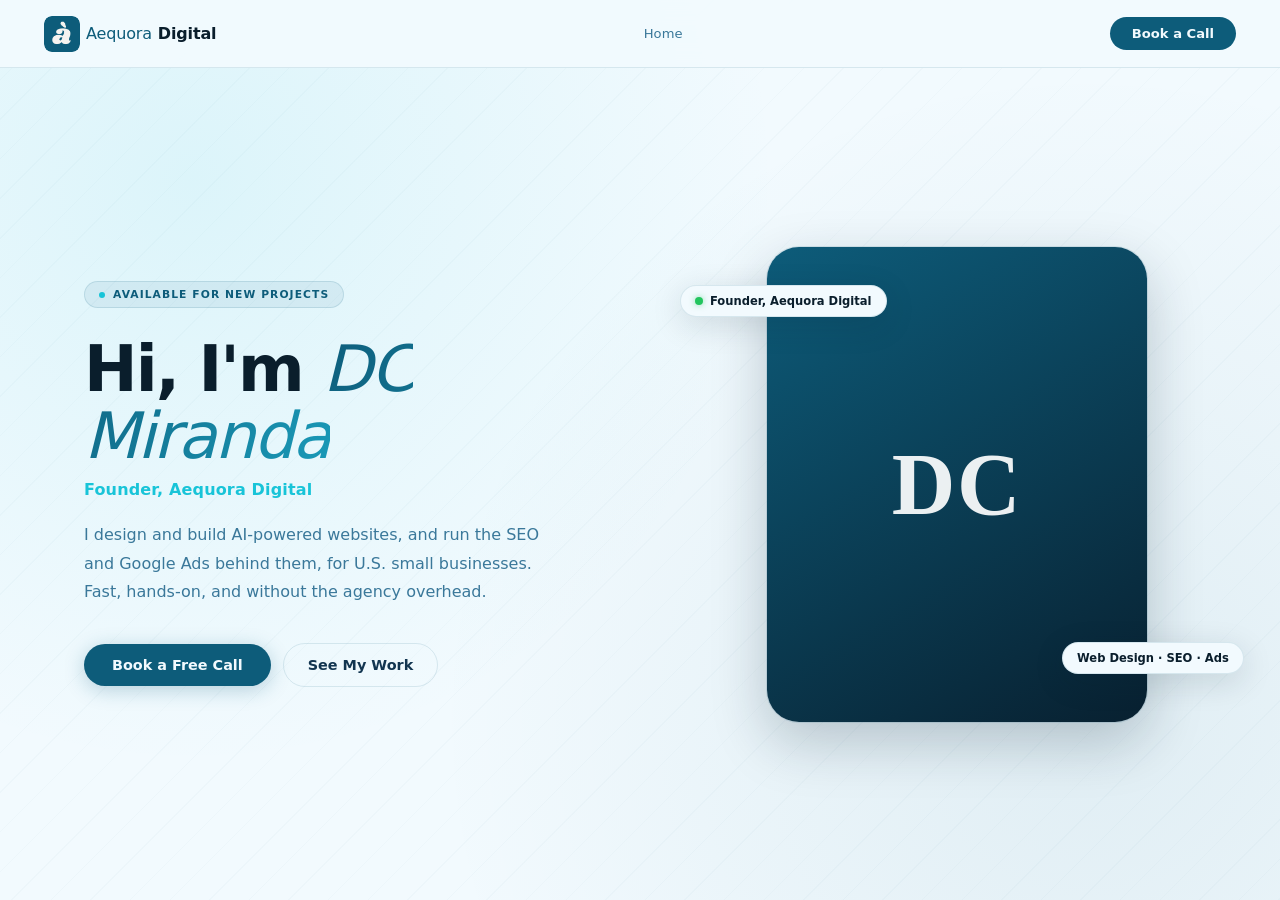
<file: team-members/dc.html>
<!DOCTYPE html>
<html lang="en">
<head>
  <meta charset="UTF-8" />
  <meta name="viewport" content="width=device-width, initial-scale=1.0" />
  <meta http-equiv="Content-Security-Policy"
    content="default-src 'self'; style-src 'self' https://fonts.googleapis.com 'unsafe-inline'; font-src 'self' https://fonts.gstatic.com; script-src 'self' 'unsafe-inline'; img-src 'self' data: https:; connect-src 'self'; frame-ancestors 'self'; base-uri 'self';" />
  <title>DC Miranda — Founder, Aequora Digital</title>
  <meta name="description" content="DC Miranda — founder of Aequora Digital. Designer and builder shipping AI-powered websites, SEO, and ad campaigns for U.S. small businesses." />
  <link rel="canonical" href="https://aequoradigital.com/team-members/dc" />
  <link rel="icon" type="image/png" href="../Aequora-digital-logo.png" />
  <link rel="preconnect" href="https://fonts.googleapis.com" />
  <link rel="preconnect" href="https://fonts.gstatic.com" crossorigin />
  <link href="https://fonts.googleapis.com/css2?family=Playfair+Display:wght@700;800;900&family=Plus+Jakarta+Sans:ital,wght@0,300;0,400;0,500;0,600;0,700;0,800;1,300;1,400;1,600&display=swap" rel="stylesheet" />
  <style>
    :root {
      --navy:      #0D5C7A;
      --navy-dk:   #082030;
      --navy-lt:   #1A9AB8;
      --sand:      #DEC99A;
      --terra:     #18C4D8;
      --white:     #F2FAFE;
      --bg:        #E8F5FA;
      --text-h:    #0A1E2C;
      --text-b:    #123550;
      --text-m:    #3A789A;
      --border:    rgba(13,92,122,0.12);
      --shadow-sm: 0 2px 12px rgba(8,32,48,0.08);
      --shadow-md: 0 8px 32px rgba(8,32,48,0.14);
      --shadow-lg: 0 20px 56px rgba(8,32,48,0.22);
      --sans: 'Plus Jakarta Sans', system-ui, sans-serif;
      --radius-md:   16px;
      --radius-lg:   32px;
      --radius-full: 9999px;
      --hh: 68px;
    }

    *, *::before, *::after { box-sizing: border-box; margin: 0; padding: 0; }
    html { scroll-behavior: smooth; }
    body {
      font-family: var(--sans);
      background: var(--bg);
      color: var(--text-b);
      -webkit-font-smoothing: antialiased;
      overflow-x: hidden;
    }
    a { color: inherit; text-decoration: none; }
    .container { max-width: 1200px; margin: 0 auto; padding: 0 44px; }

    /* ── HEADER ── */
    .site-header {
      position: fixed;
      top: 0; left: 0; right: 0;
      z-index: 200;
      height: var(--hh);
      display: flex;
      align-items: center;
      justify-content: space-between;
      padding: 0 44px;
      background: rgba(242,250,254,0.94);
      border-bottom: 1px solid var(--border);
      backdrop-filter: blur(14px);
      -webkit-backdrop-filter: blur(14px);
      transition: box-shadow 0.3s;
    }
    .site-header.scrolled { box-shadow: var(--shadow-sm); }

    .brand {
      display: flex;
      align-items: center;
      gap: 6px;
      font-size: 1rem;
      font-weight: 500;
      color: var(--navy);
      letter-spacing: -0.01em;
    }
    .brand strong { font-weight: 800; color: var(--text-h); }
    .brand-logo {
      width: 36px;
      height: 36px;
      object-fit: contain;
      border-radius: 8px;
      flex-shrink: 0;
    }

    .site-nav { display: flex; align-items: center; gap: 36px; }
    .site-nav a {
      font-size: 0.82rem;
      font-weight: 500;
      color: var(--text-m);
      transition: color 0.15s;
    }
    .site-nav a:hover { color: var(--text-h); }

    .btn-nav {
      display: inline-flex;
      align-items: center;
      padding: 9px 22px;
      border-radius: var(--radius-full);
      background: var(--navy);
      color: var(--white);
      font-size: 0.82rem;
      font-weight: 700;
      transition: background 0.2s, transform 0.15s;
    }
    .btn-nav:hover { background: var(--navy-lt); transform: translateY(-1px); }

    .nav-toggle {
      display: none;
      flex-direction: column;
      justify-content: space-between;
      width: 22px; height: 14px;
      background: none;
      border: none;
      cursor: pointer;
    }
    .nav-toggle span { display: block; width: 100%; height: 1.5px; background: var(--text-h); border-radius: 1px; }

    /* ══════════════════════════════════════════════
       HERO
    ══════════════════════════════════════════════ */
    .hero-section {
      position: relative;
      min-height: 100vh;
      background: var(--white);
      display: flex;
      align-items: center;
      overflow: hidden;
      padding-top: var(--hh);
    }
    .hero-section::before {
      content: "";
      position: absolute; inset: 0;
      background:
        radial-gradient(circle at 15% 20%, rgba(24,196,216,0.10) 0%, transparent 45%),
        radial-gradient(circle at 85% 80%, rgba(13,92,122,0.08) 0%, transparent 50%),
        repeating-linear-gradient(135deg, rgba(13,92,122,0.025) 0px, rgba(13,92,122,0.025) 1px, transparent 1px, transparent 28px);
      pointer-events: none;
    }

    .hero-inner {
      position: relative;
      z-index: 2;
      display: grid;
      grid-template-columns: 1fr 0.85fr;
      gap: 72px;
      align-items: center;
      max-width: 1200px;
      margin: 0 auto;
      padding: 60px 44px;
      width: 100%;
    }

    .hero-badge {
      display: inline-flex;
      align-items: center;
      gap: 8px;
      padding: 6px 14px;
      border-radius: var(--radius-full);
      background: rgba(13,92,122,0.07);
      border: 1px solid rgba(13,92,122,0.13);
      font-size: 0.67rem;
      font-weight: 600;
      color: var(--navy);
      letter-spacing: 0.1em;
      text-transform: uppercase;
      margin-bottom: 28px;
    }
    .badge-dot {
      width: 6px; height: 6px;
      border-radius: 50%;
      background: var(--terra);
      flex-shrink: 0;
      animation: pulse-dot 2.2s ease-in-out infinite;
    }
    @keyframes pulse-dot {
      0%, 100% { opacity: 1; box-shadow: 0 0 0 0 rgba(24,196,216,0.45); }
      50%       { opacity: 0.85; box-shadow: 0 0 0 6px rgba(24,196,216,0); }
    }

    .hero-text h1 {
      font-size: clamp(2.6rem, 5vw, 4.6rem);
      font-weight: 800;
      line-height: 1.05;
      letter-spacing: -0.03em;
      color: var(--text-h);
      margin-bottom: 10px;
    }
    .hero-text h1 em {
      font-style: italic;
      font-weight: 300;
      background: linear-gradient(120deg, var(--navy) 0%, var(--navy-lt) 100%);
      -webkit-background-clip: text;
      -webkit-text-fill-color: transparent;
      background-clip: text;
    }
    .hero-role {
      font-size: 1rem;
      font-weight: 600;
      color: var(--terra);
      letter-spacing: 0.01em;
      margin-bottom: 22px;
    }

    .hero-sub {
      font-size: 1rem;
      font-weight: 400;
      color: var(--text-m);
      line-height: 1.78;
      max-width: 460px;
      margin-bottom: 36px;
    }

    .hero-actions {
      display: flex;
      align-items: center;
      gap: 12px;
      flex-wrap: wrap;
    }
    .btn-primary {
      display: inline-flex;
      align-items: center;
      padding: 13px 28px;
      border-radius: var(--radius-full);
      background: var(--navy);
      color: var(--white);
      font-size: 0.9rem;
      font-weight: 700;
      transition: background 0.2s, transform 0.15s, box-shadow 0.2s;
      box-shadow: 0 4px 20px rgba(13,92,122,0.25);
    }
    .btn-primary:hover { background: var(--navy-lt); transform: translateY(-2px); box-shadow: 0 8px 32px rgba(13,92,122,0.3); }
    .btn-ghost {
      display: inline-flex;
      align-items: center;
      padding: 13px 24px;
      border-radius: var(--radius-full);
      border: 1.5px solid var(--border);
      color: var(--text-b);
      font-size: 0.9rem;
      font-weight: 600;
      transition: border-color 0.2s, color 0.2s;
    }
    .btn-ghost:hover { border-color: var(--navy); color: var(--navy); }

    /* ── Hero visual (photo/avatar) ── */
    .hero-visual {
      position: relative;
      display: flex;
      align-items: center;
      justify-content: center;
    }
    .hero-avatar {
      position: relative;
      width: 100%;
      max-width: 380px;
      aspect-ratio: 4/5;
      border-radius: var(--radius-lg);
      overflow: hidden;
      box-shadow: var(--shadow-lg), 0 0 0 1px var(--border);
      background: linear-gradient(150deg, var(--navy) 0%, var(--navy-dk) 100%);
    }
    .hero-avatar img {
      width: 100%;
      height: 100%;
      object-fit: cover;
      display: block;
    }
    /* Placeholder shown until a real photo is added — swap the <img> src in the markup below */
    .hero-avatar-initials {
      position: absolute; inset: 0;
      display: flex;
      align-items: center;
      justify-content: center;
      font-family: 'Playfair Display', serif;
      font-size: 5.5rem;
      font-weight: 700;
      color: rgba(255,255,255,0.92);
      letter-spacing: 0.02em;
    }
    .float-badge {
      position: absolute;
      display: flex;
      align-items: center;
      gap: 7px;
      padding: 8px 14px;
      background: var(--white);
      border: 1px solid var(--border);
      border-radius: var(--radius-full);
      font-size: 0.72rem;
      font-weight: 600;
      color: var(--text-h);
      box-shadow: var(--shadow-md);
      white-space: nowrap;
      z-index: 10;
    }
    .float-badge-top   { top: 8%; left: -8%; }
    .float-badge-bottom{ bottom: 10%; right: -10%; }
    .fb-dot { width: 8px; height: 8px; border-radius: 50%; background: #22c55e; box-shadow: 0 0 6px rgba(34,197,94,0.5); flex-shrink: 0; }

    @media (max-width: 860px) {
      .hero-inner { grid-template-columns: 1fr; gap: 48px; padding: 40px 24px; }
      .hero-visual { order: -1; }
      .hero-avatar { max-width: 280px; margin: 0 auto; }
      .site-header { padding: 0 24px; }
      .site-nav { display: none; }
      .btn-nav  { display: none; }
      .nav-toggle { display: flex; }
    }
  </style>
</head>
<body>

  <header class="site-header">
    <a href="#home" class="brand">
      <img src="../Aequora-digital-logo.png" alt="Aequora Digital logo" class="brand-logo" width="1024" height="1024" />
      Aequora<strong>Digital</strong>
    </a>
    <nav class="site-nav" aria-label="Primary navigation">
      <a href="#home">Home</a>
    </nav>
    <a href="https://www.aequoradigital.com/#contact" class="btn-nav">Book a Call</a>
    <button class="nav-toggle" aria-label="Open menu" aria-expanded="false">
      <span></span><span></span><span></span>
    </button>
  </header>

  <section class="hero-section" id="home">
    <div class="hero-inner">
      <div class="hero-text">
        <div class="hero-badge">
          <span class="badge-dot"></span>
          Available for new projects
        </div>
        <h1>Hi, I'm <em>DC Miranda</em></h1>
        <div class="hero-role">Founder, Aequora Digital</div>
        <p class="hero-sub">
          I design and build AI-powered websites, and run the SEO and Google Ads
          behind them, for U.S. small businesses. Fast, hands-on, and without the
          agency overhead.
        </p>
        <div class="hero-actions">
          <a class="btn-primary" href="https://www.aequoradigital.com/#contact">Book a Free Call</a>
          <a class="btn-ghost" href="https://www.aequoradigital.com">See My Work</a>
        </div>
      </div>

      <div class="hero-visual">
        <div class="hero-avatar">
          <!-- Placeholder — replace with: <img src="/theme/dc-photo.jpg" alt="DC Miranda" /> -->
          <div class="hero-avatar-initials">DC</div>
        </div>
        <div class="float-badge float-badge-top">
          <span class="fb-dot"></span>
          Founder, Aequora Digital
        </div>
        <div class="float-badge float-badge-bottom">
          Web Design · SEO · Ads
        </div>
      </div>
    </div>
  </section>

  <script>
    /* ── HEADER SCROLL ── */
    const header = document.querySelector('.site-header');
    window.addEventListener('scroll', () => {
      header.classList.toggle('scrolled', window.scrollY > 40);
    }, { passive: true });

    /* ── MOBILE NAV ── */
    (function() {
      const toggle = document.querySelector('.nav-toggle');
      const nav    = document.querySelector('.site-nav');
      if (!toggle || !nav) return;
      toggle.addEventListener('click', () => {
        const open = toggle.getAttribute('aria-expanded') === 'true';
        toggle.setAttribute('aria-expanded', String(!open));
        if (!open) {
          Object.assign(nav.style, {
            display: 'flex', flexDirection: 'column', position: 'fixed',
            top: 'var(--hh)', left: '0', right: '0',
            background: 'rgba(232,245,250,0.97)',
            backdropFilter: 'blur(14px)',
            padding: '20px 24px', gap: '18px', zIndex: '199',
            borderBottom: '1px solid rgba(13,92,122,0.1)',
            boxShadow: '0 8px 24px rgba(8,32,48,0.1)'
          });
        } else {
          nav.style.cssText = '';
        }
      });
      nav.querySelectorAll('a').forEach(a => a.addEventListener('click', () => {
        nav.style.cssText = '';
        toggle.setAttribute('aria-expanded', 'false');
      }));
    })();
  </script>
</body>
</html>
</file>
